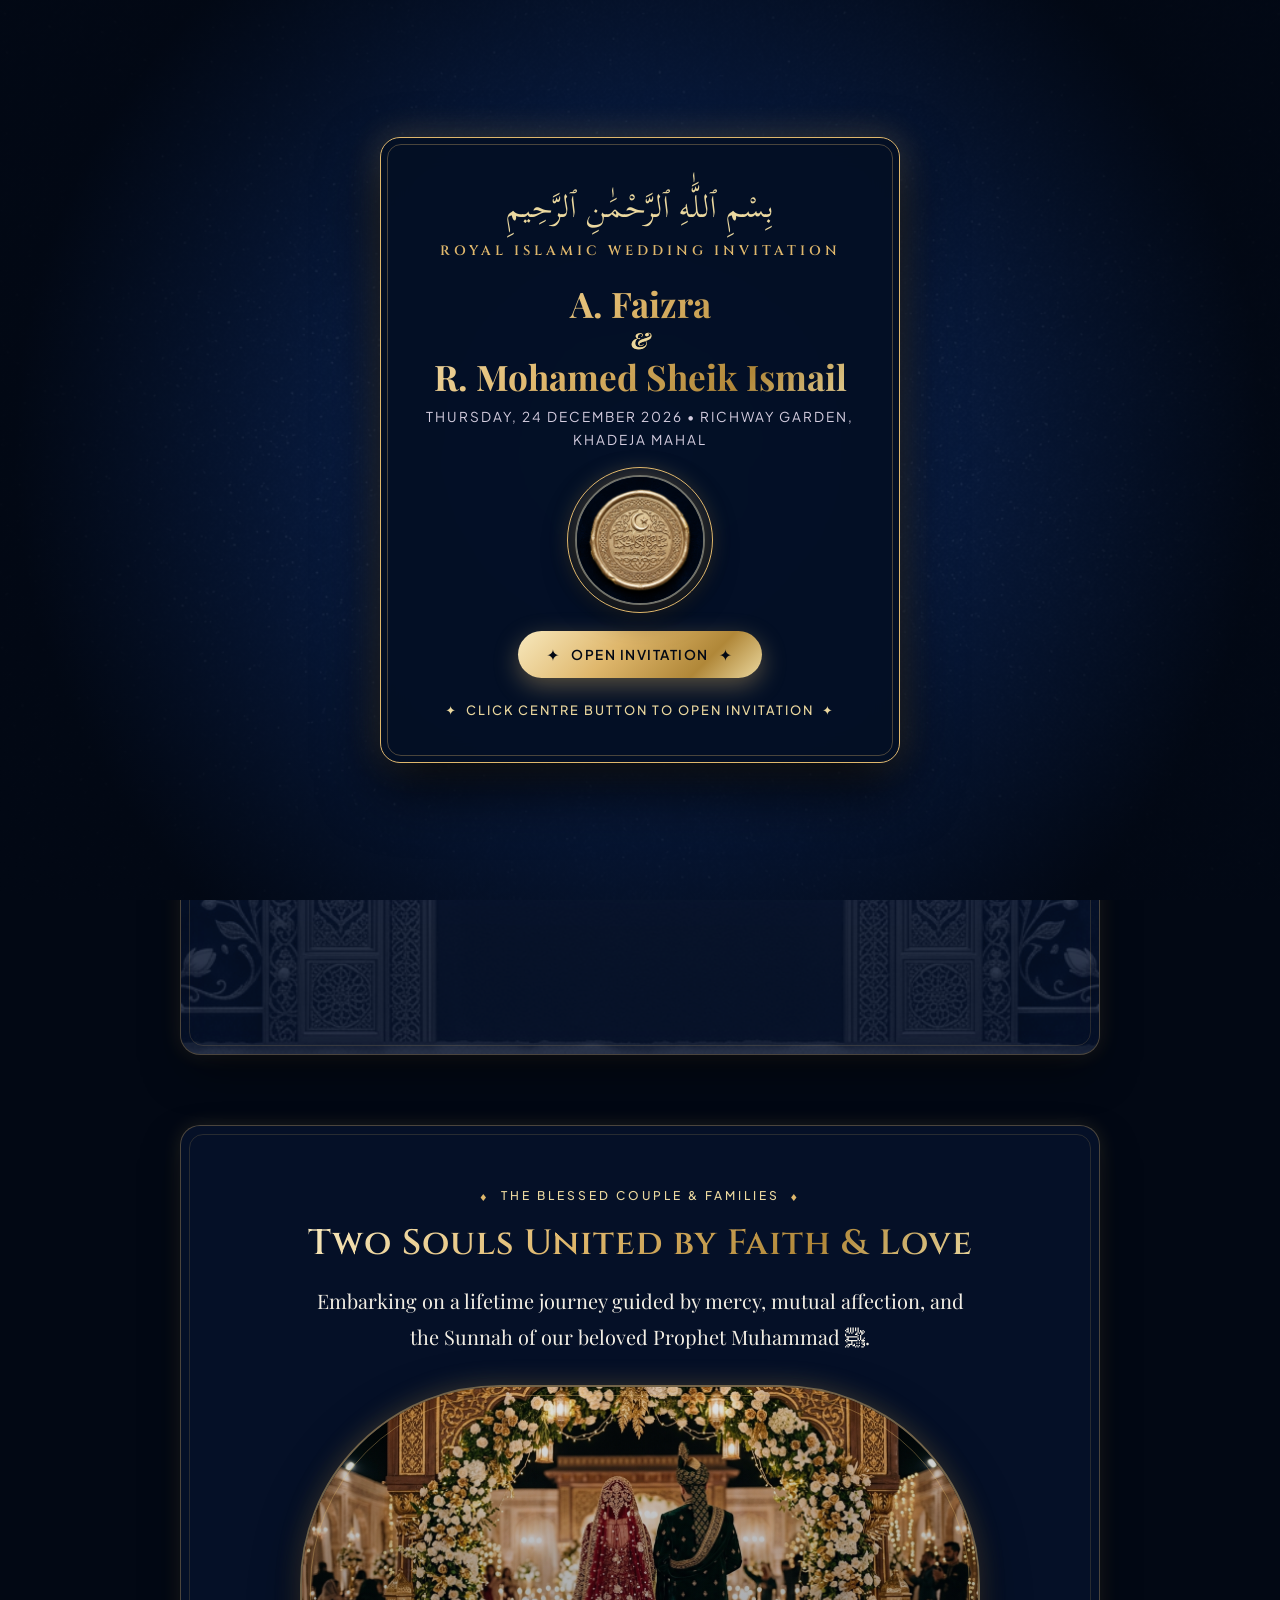
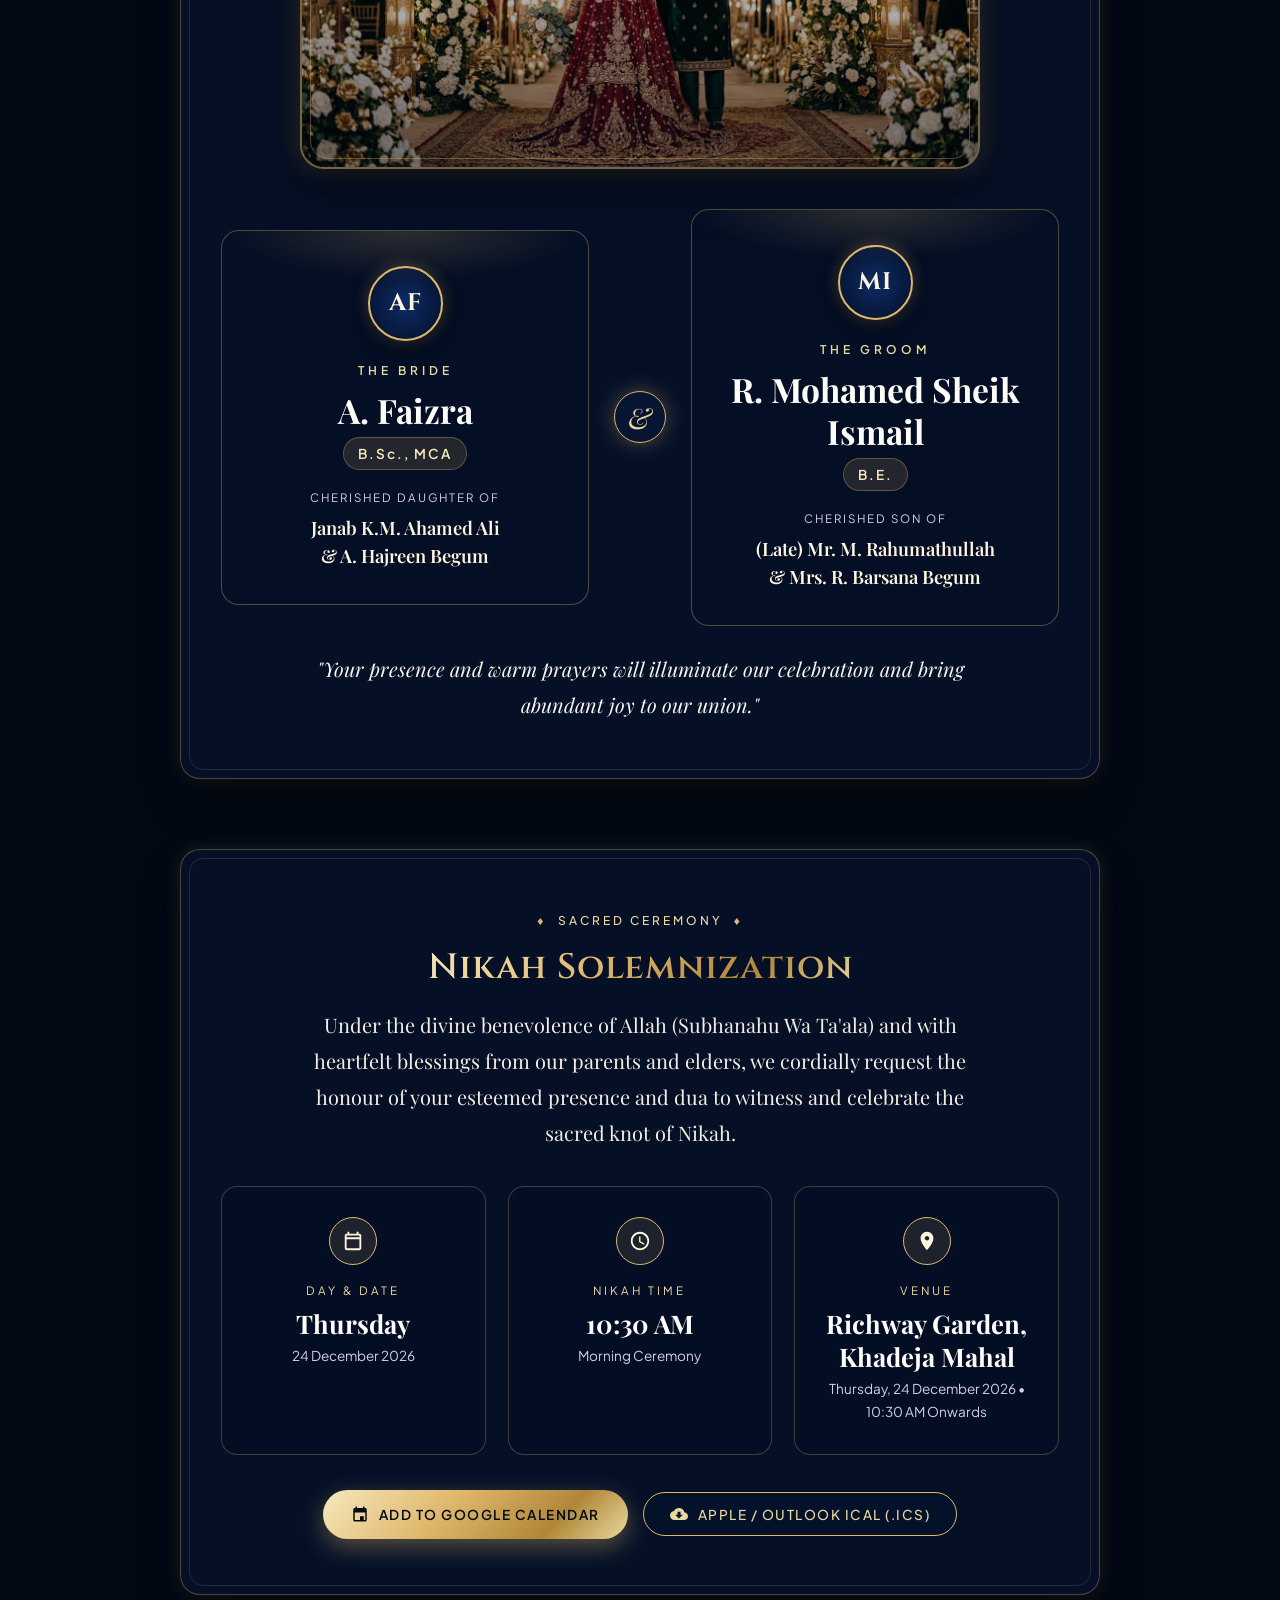
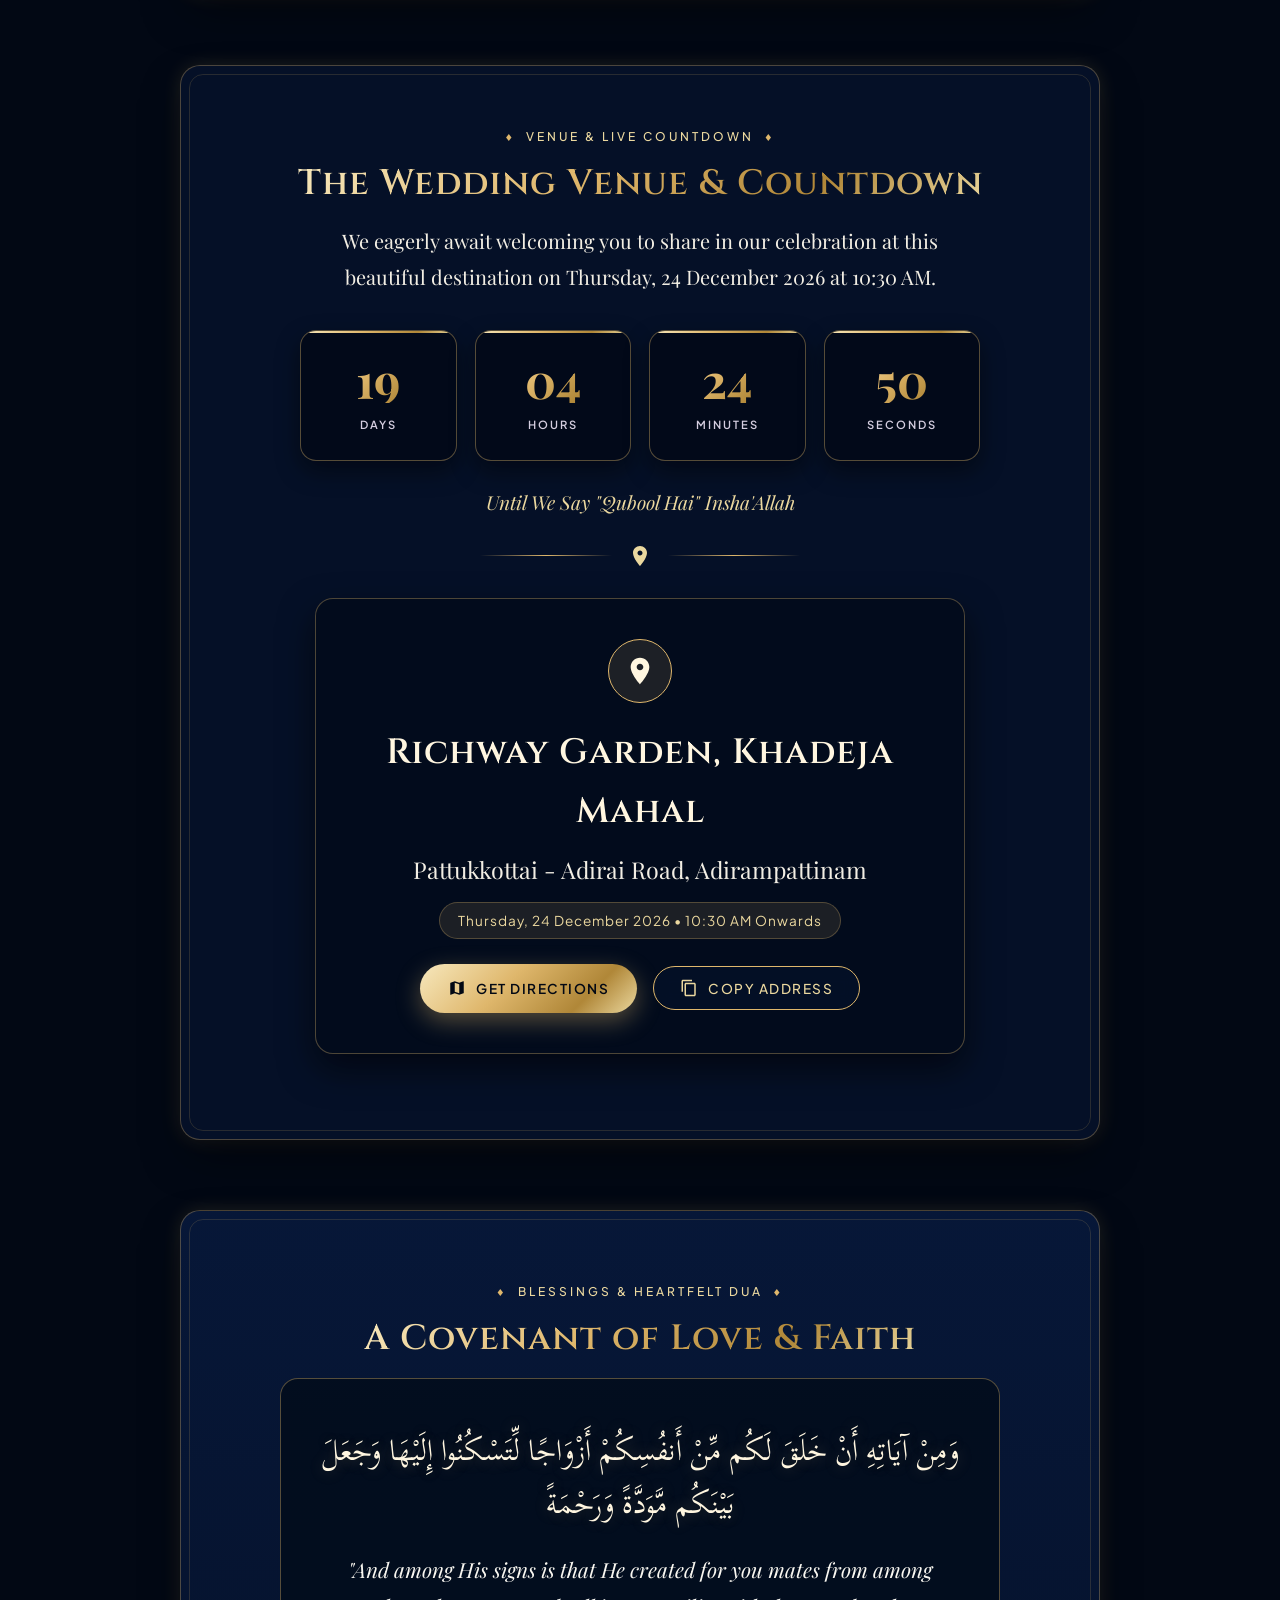
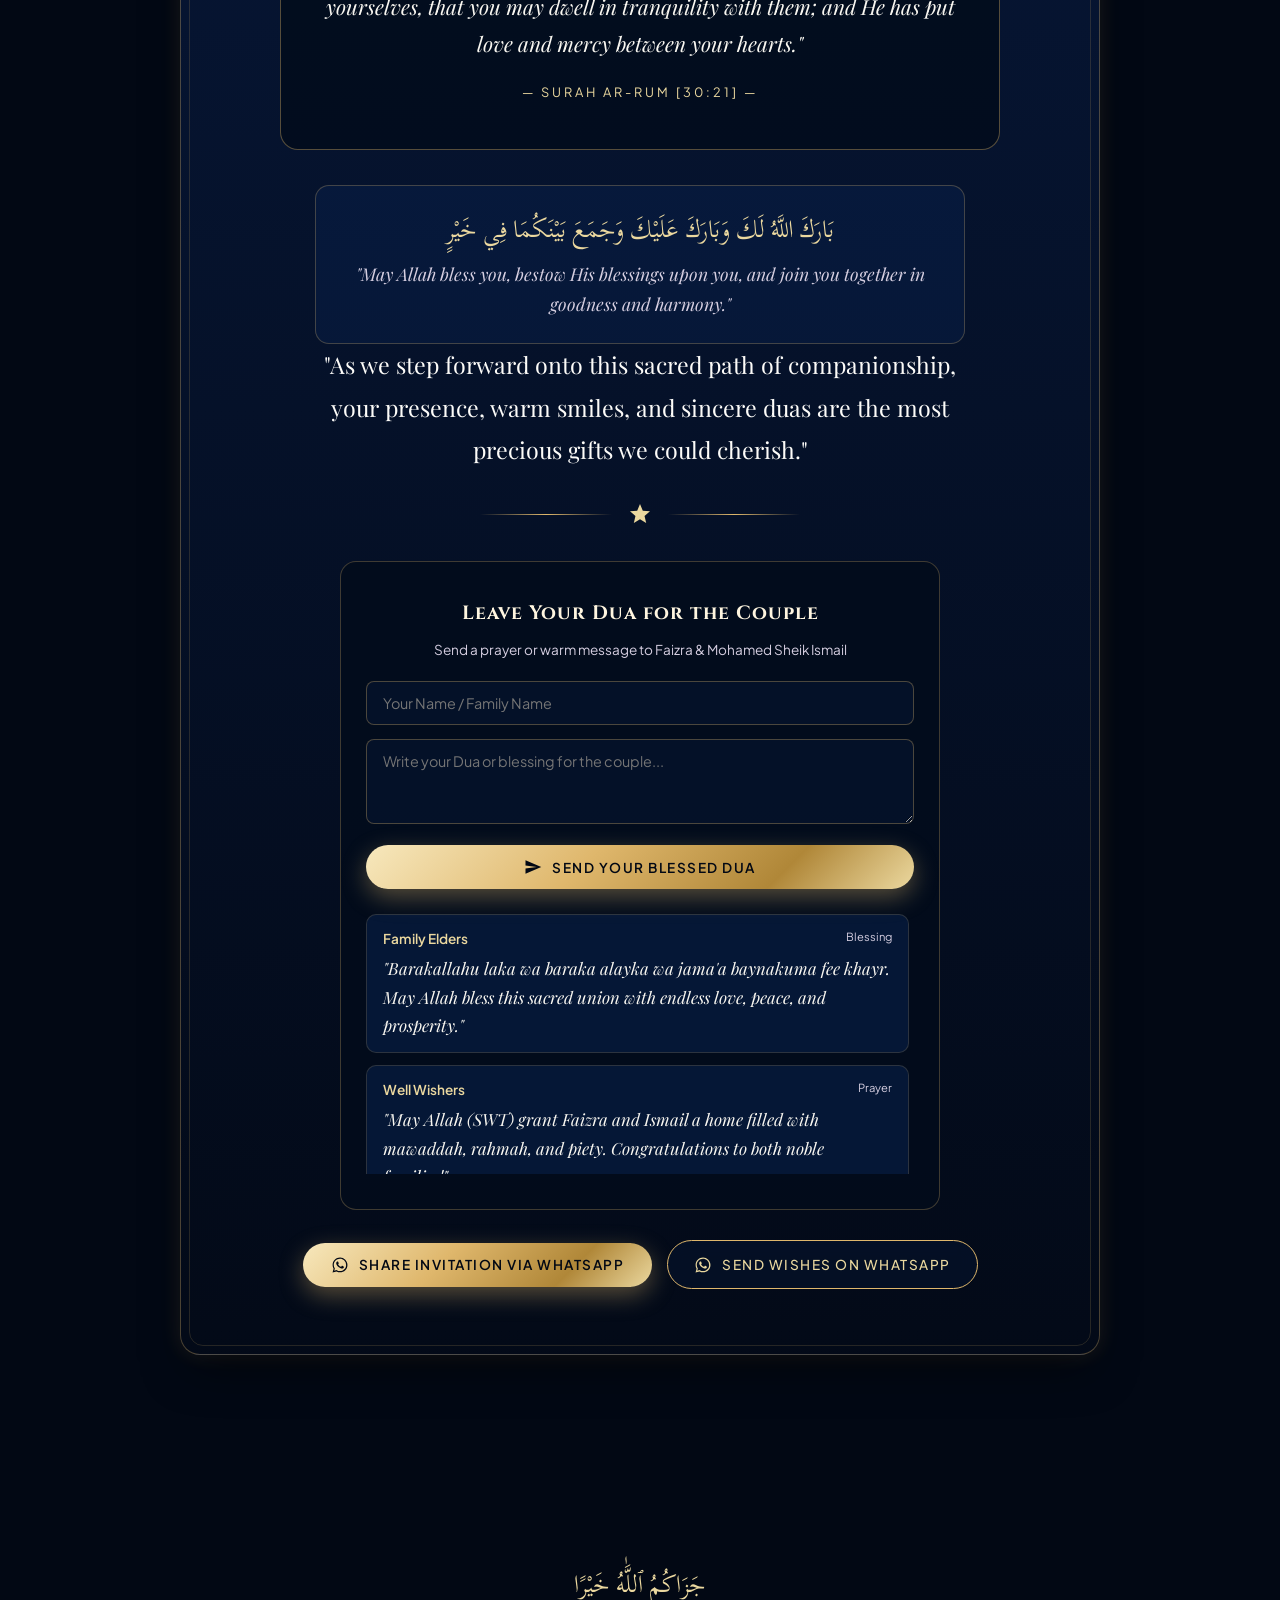
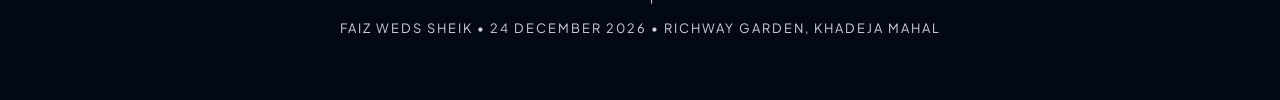
<file: index.html>
<!DOCTYPE html>
<html lang="en" dir="ltr">
<head>
  <meta charset="UTF-8">
  <meta name="viewport" content="width=device-width, initial-scale=1.0">
  <title>Faiz Weds Sheik | Wedding Invitation</title>
  
  <!-- Primary Meta Tags -->
  <meta name="title" content="Faiz Weds Sheik | Wedding Invitation">
  <meta name="description" content="You are warmly invited to the Nikah of A. Faizra and R. Mohamed Sheik Ismail on Thursday, 24 December 2026, at 10:30 AM.">
  <meta name="theme-color" content="#020814">

  <!-- Open Graph / WhatsApp / Facebook Preview Metadata -->
  <meta property="og:site_name" content="Faiz Weds Sheik | Wedding Invitation">
  <meta property="og:type" content="website">
  <meta property="og:url" content="https://faizwedssheik.vercel.app/">
  <meta property="og:title" content="Faiz Weds Sheik | Wedding Invitation">
  <meta property="og:description" content="You are warmly invited to the Nikah of A. Faizra and R. Mohamed Sheik Ismail on Thursday, 24 December 2026, at 10:30 AM.">
  <meta property="og:image" content="https://faizwedssheik.vercel.app/assets/og_preview.jpg">
  <meta property="og:image:secure_url" content="https://faizwedssheik.vercel.app/assets/og_preview.jpg">
  <meta property="og:image:type" content="image/jpeg">
  <meta property="og:image:width" content="1200">
  <meta property="og:image:height" content="675">
  <meta property="og:image:alt" content="Faiz Weds Sheik | Wedding Invitation">

  <!-- Twitter / X Card Metadata -->
  <meta name="twitter:card" content="summary_large_image">
  <meta name="twitter:url" content="https://faizwedssheik.vercel.app/">
  <meta name="twitter:title" content="Faiz Weds Sheik | Wedding Invitation">
  <meta name="twitter:description" content="You are warmly invited to the Nikah of A. Faizra and R. Mohamed Sheik Ismail on Thursday, 24 December 2026, at 10:30 AM.">
  <meta name="twitter:image" content="https://faizwedssheik.vercel.app/assets/og_preview.jpg">

  <!-- Canonical Link -->
  <link rel="canonical" href="https://faizwedssheik.vercel.app/">

  <!-- Favicon & Touch Icon -->
  <link rel="icon" href="data:image/svg+xml,<svg xmlns=%22http://www.w3.org/2000/svg%22 viewBox=%220 0 100 100%22><text y=%22.9em%22 font-size=%2290%22>💍</text></svg>">
  <link rel="apple-touch-icon" href="assets/og_preview.jpg">

  <!-- Stylesheet -->
  <link rel="stylesheet" href="styles.css">
</head>
<body>

  <!-- Background Particle Dust Canvas -->
  <canvas id="gold-dust-canvas" aria-hidden="true"></canvas>

  <!-- Luxury Card Border Framing -->
  <div class="card-frame-outer" aria-hidden="true">
    <div class="card-frame-inner">
      <div class="corner-ornament corner-tl"></div>
      <div class="corner-ornament corner-tr"></div>
      <div class="corner-ornament corner-bl"></div>
      <div class="corner-ornament corner-br"></div>
    </div>
  </div>

  <!-- Top Action Bar (Language Switcher & Music Toggle) -->
  <header class="top-action-bar">
    <!-- Language Switcher Tabs: English | தமிழ் | العربية -->
    <div class="lang-switcher" role="tablist" aria-label="Language Selector">
      <button class="lang-tab active" data-lang="en" role="tab" aria-selected="true" type="button">English</button>
      <button class="lang-tab" data-lang="ta" role="tab" aria-selected="false" type="button">தமிழ்</button>
      <button class="lang-tab" data-lang="ar" role="tab" aria-selected="false" type="button">العربية</button>
    </div>

    <!-- Music Controls: Mute Audio -->
    <div class="music-controls-group">
      <button id="mute-toggle-btn" class="mute-toggle-btn" aria-label="Mute / Unmute Audio" type="button" title="Mute/Unmute">
        <svg class="speaker-icon" width="18" height="18" viewBox="0 0 24 24" fill="currentColor" aria-hidden="true">
          <path id="speaker-icon-path" d="M3 9v6h4l5 5V4L7 9H3zm13.5 3c0-1.77-1.02-3.29-2.5-4.03v8.05c1.48-.73 2.5-2.25 2.5-4.02zM14 3.23v2.06c2.89.86 5 3.54 5 6.71s-2.11 5.85-5 6.71v2.06c4.01-.91 7-4.49 7-8.77s-2.99-7.86-7-8.77z"/>
        </svg>
      </button>
    </div>
  </header>

  <!-- ==========================================================================
       ORIGINAL OPENING SCREEN OVERLAY (Click Centre Button to Open Invitation)
       ========================================================================== -->
  <div id="envelope-overlay" role="dialog" aria-modal="true" aria-label="Wedding Invitation Opening Screen">
    <div class="envelope-card">
      <div class="envelope-bismillah" lang="ar" dir="rtl">بِسْمِ ٱللَّٰهِ ٱلرَّحْمَٰنِ ٱلرَّحِيمِ</div>
      <p class="envelope-subtitle" data-i18n="envelope_subtitle">Royal Islamic Wedding Invitation</p>
      
      <div class="envelope-names">
        <span data-i18n="bride_name">A. Faizra</span>
        <span class="envelope-and">&amp;</span>
        <span data-i18n="groom_name">R. Mohamed Sheik Ismail</span>
      </div>
      
      <p class="envelope-date-preview" data-i18n="envelope_date_preview">Thursday, 24 December 2026 • Richway Garden, Khadeja Mahal</p>

      <!-- Centre Interactive Button: Open Invitation / Begin Our Journey -->
      <div class="wax-seal-wrapper" id="wax-seal-btn" role="button" tabindex="0" aria-label="Open the wedding invitation">
        <div class="wax-seal-pulse"></div>
        <img src="assets/blue_seal.jpg" alt="Royal Gold Nikah Seal" class="wax-seal-img" width="140" height="140">
      </div>

      <button id="open-invitation-btn" class="btn-royal-gold open-invitation-center-btn" type="button">
        <span class="btn-sparkle-icon">✦</span>
        <span data-i18n="btn_open_invitation">Open Invitation</span>
        <span class="btn-sparkle-icon">✦</span>
      </button>

      <div class="wax-seal-tap-hint">
        <span>✦</span> <span data-i18n="envelope_tap_hint">Click Centre Button to Open Invitation</span> <span>✦</span>
      </div>
    </div>
  </div>

  <!-- Background Audio: "Baraka Allahu Lakuma" (Multi-path fallback) -->
  <audio id="wedding-audio" loop preload="auto">
    <source src="audio/baraka-allahu-lakuma.mp3" type="audio/mpeg">
    <source src="public/audio/baraka-allahu-lakuma.mp3" type="audio/mpeg">
    <source src="assets/audio/baraka-allahu-lakuma.mp3" type="audio/mpeg">
  </audio>

  <!-- ==========================================================================
       MAIN INVITATION CARD CONTAINER (EXACTLY 5 SECTIONS)
       ========================================================================== -->
  <main class="invitation-main" id="invitation-content">

    <!-- ------------------------------------------------------------------------
         SECTION 1: WELCOME & SCRATCH CARD
         ------------------------------------------------------------------------ -->
    <section class="invitation-section welcome-scratch-section reveal-item" id="section-scratch">
      <div class="hero-arch-bg" aria-hidden="true"></div>

      <div class="bismillah-container">
        <div class="bismillah-arabic" lang="ar" dir="rtl">
          بِسْمِ ٱللَّٰهِ ٱلرَّحْمَٰنِ ٱلرَّحِيمِ
        </div>
        <p class="bismillah-translation" data-i18n="bismillah_trans">
          "In the Name of Allah, the Most Gracious, the Most Merciful"
        </p>
      </div>

      <div class="ornate-divider" aria-hidden="true">
        <span class="ornate-line"></span>
        <span class="ornate-icon">
          <svg viewBox="0 0 24 24"><path d="M12,2L14.5,8.5L21,11L14.5,13.5L12,20L9.5,13.5L3,11L9.5,8.5L12,2Z"/></svg>
        </span>
        <span class="ornate-line"></span>
      </div>

      <p class="hero-proclamation" data-i18n="hero_proclamation">Solemnization of Sacred Matrimony</p>
      <h1 class="hero-main-title" data-i18n="hero_title">
        Faiz Weds Sheik
      </h1>
      <p class="hero-calligraphy-subtitle" lang="ar" dir="rtl">
        بَارَكَ اللَّهُ لَكُمَا وَبَارَكَ عَلَيْكُمَا
      </p>

      <p class="scratch-instruction-text" data-i18n="scratch_instruction">
        Scratch to Reveal Our Special Day
      </p>

      <!-- Interactive Scratch Card Box -->
      <div class="scratch-card-container" id="scratch-card-box">
        <!-- Revealed Content Underneath Canvas -->
        <div class="scratch-revealed-content" id="scratch-revealed-layer">
          <div class="scratch-backdrop-decor" aria-hidden="true"></div>
          <div class="scratch-sparkle-overlay" aria-hidden="true"></div>
          <div class="scratch-initials-badge">
            <span class="scratch-initials-text">F &amp; M</span>
          </div>
          <div class="scratch-revealed-names" data-i18n="scratch_revealed_names">
            A. Faizra &amp; R. Mohamed Sheik Ismail
          </div>
          <p class="scratch-revealed-date" data-i18n="scratch_revealed_sub">
            Thursday, 24 December 2026 • Richway Garden, Khadeja Mahal
          </p>
          <div class="scratch-gold-shimmer-tag">
            <span class="shimmer-star">✦</span>
            <span data-i18n="scratch_revealed_badge">Blessed Sacred Union</span>
            <span class="shimmer-star">✦</span>
          </div>
        </div>

        <!-- Scratchable Gold-Blue Pattern Canvas -->
        <canvas id="scratch-canvas" class="scratch-canvas" width="460" height="260" aria-label="Scratch card canvas to reveal bride and groom details"></canvas>

        <!-- Centre Scratch Action Button (Triggers automated scratch reveal) -->
        <div class="scratch-center-action-overlay" id="scratch-center-action">
          <button id="scratch-center-btn" class="btn-royal-gold scratch-center-btn" type="button">
            <span class="scratch-sparkle-symbol">✦</span>
            <span id="scratch-btn-label" data-i18n="btn_scratch_action">Scratch to Reveal</span>
            <span class="scratch-sparkle-symbol">✦</span>
          </button>
        </div>
      </div>

      <!-- Music Choice Modal / Banner (Appears after scratch reveal) -->
      <div class="music-choice-card" id="music-choice-container">
        <p class="music-choice-prompt" data-i18n="music_choice_prompt">
          Would you like to play “Baraka Allahu Lakuma” while viewing our wedding invitation?
        </p>
        <div class="music-choice-actions">
          <button id="choice-play-music" class="btn-royal-gold" type="button">
            <svg width="18" height="18" viewBox="0 0 24 24" fill="currentColor" aria-hidden="true"><path d="M8 5v14l11-7z"/></svg>
            <span data-i18n="btn_play_music">Play Music</span>
          </button>
          <button id="choice-no-thanks" class="btn-royal-outline" type="button">
            <svg width="18" height="18" viewBox="0 0 24 24" fill="currentColor" aria-hidden="true"><path d="M19 6.41L17.59 5 12 10.59 6.41 5 5 6.41 10.59 12 5 17.59 6.41 19 12 13.41 17.59 19 19 17.59 13.41 12z"/></svg>
            <span data-i18n="btn_no_thanks">No Thanks</span>
          </button>
        </div>
      </div>
    </section>


    <!-- ------------------------------------------------------------------------
         SECTION 2: THE COUPLE AND THEIR FAMILIES
         ------------------------------------------------------------------------ -->
    <section class="invitation-section reveal-item" id="section-couple">
      <div class="section-tag" data-i18n="couple_tag">The Blessed Couple &amp; Families</div>
      <h2 class="section-title">
        <span class="gold-gradient-text" data-i18n="couple_title">Two Souls United by Faith &amp; Love</span>
      </h2>
      <p class="section-description" data-i18n="couple_desc">
        Embarking on a lifetime journey guided by mercy, mutual affection, and the Sunnah of our beloved Prophet Muhammad ﷺ.
      </p>

      <!-- Couple Romantic Portrait under Floral Arch -->
      <div class="couple-portrait-wrapper reveal-item">
        <div class="couple-portrait-arch-frame">
          <img src="assets/wedding_thumbnail.jpg" alt="A. Faizra & R. Mohamed Sheik Ismail - Blessed Couple under Arch" class="couple-portrait-img" loading="lazy">
          <div class="couple-portrait-overlay"></div>
          <div class="couple-portrait-border"></div>
        </div>
      </div>

      <!-- Bride and Groom Side-by-Side Cards -->
      <div class="couple-showcase">
        <!-- Bride Card -->
        <article class="couple-card reveal-item delay-1">
          <div class="couple-card-arch-frame" aria-hidden="true"></div>
          <div class="monogram-circle">
            <span class="monogram-text">AF</span>
          </div>
          <p class="couple-role" data-i18n="bride_role">The Bride</p>
          <h3 class="couple-name" data-i18n="bride_name">A. Faizra</h3>
          <div class="couple-education">B.Sc., MCA</div>
          <p class="couple-parents-title" data-i18n="bride_parents_title">Cherished Daughter of</p>
          <p class="couple-parents" data-i18n-html="bride_parents">
            Janab K.M. Ahamed Ali<br>&amp; A. Hajreen Begum
          </p>
        </article>

        <!-- Elegant Union Connector -->
        <div class="couple-union-divider">
          <div class="couple-union-symbol" title="Blessed Union">&amp;</div>
        </div>

        <!-- Groom Card -->
        <article class="couple-card reveal-item delay-2">
          <div class="couple-card-arch-frame" aria-hidden="true"></div>
          <div class="monogram-circle">
            <span class="monogram-text">MI</span>
          </div>
          <p class="couple-role" data-i18n="groom_role">The Groom</p>
          <h3 class="couple-name" data-i18n="groom_name">R. Mohamed Sheik Ismail</h3>
          <div class="couple-education">B.E.</div>
          <p class="couple-parents-title" data-i18n="groom_parents_title">Cherished Son of</p>
          <p class="couple-parents" data-i18n-html="groom_parents">
            (Late) Mr. M. Rahumathullah<br>&amp; Mrs. R. Barsana Begum
          </p>
        </article>
      </div>

      <p class="family-warm-invitation" data-i18n="family_invitation_msg">
        "Your presence and warm prayers will illuminate our celebration and bring abundant joy to our union."
      </p>
    </section>

    <!-- ------------------------------------------------------------------------
         SECTION 3: NIKAH INVITATION
         ------------------------------------------------------------------------ -->
    <section class="invitation-section reveal-item" id="section-nikah">
      <div class="section-tag" data-i18n="event_tag">Sacred Ceremony</div>
      <h2 class="section-title">
        <span class="gold-gradient-text" data-i18n="event_title">Nikah Solemnization</span>
      </h2>
      <p class="section-description" data-i18n="hero_announcement">
        Under the divine benevolence of Allah (Subhanahu Wa Ta'ala) and with heartfelt blessings from our parents and elders, we cordially request the honour of your esteemed presence and dua to witness and celebrate the sacred knot of Nikah.
      </p>

      <div class="event-details-grid">
        <!-- Date Card -->
        <div class="event-detail-card reveal-item delay-1">
          <div class="event-card-icon" aria-hidden="true">
            <svg viewBox="0 0 24 24"><path d="M19 4h-1V2h-2v2H8V2H6v2H5c-1.11 0-1.99.9-1.99 2L3 20a2 2 0 0 0 2 2h14c1.1 0 2-.9 2-2V6c0-1.1-.9-2-2-2zm0 16H5V10h14v10zm0-12H5V6h14v2z"/></svg>
          </div>
          <span class="event-card-label" data-i18n="card_day_date_label">Day &amp; Date</span>
          <div class="event-card-value" data-i18n="card_day_val">Thursday</div>
          <div class="event-card-subvalue" data-i18n="card_date_val">24 December 2026</div>
        </div>

        <!-- Time Card -->
        <div class="event-detail-card reveal-item delay-2">
          <div class="event-card-icon" aria-hidden="true">
            <svg viewBox="0 0 24 24"><path d="M11.99 2C6.47 2 2 6.48 2 12s4.47 10 9.99 10C17.52 22 22 17.52 22 12S17.52 2 11.99 2zM12 20c-4.42 0-8-3.58-8-8s3.58-8 8-8 8 3.58 8 8-3.58 8-8 8zm.5-13H11v6l5.25 3.15.75-1.23-4.5-2.67z"/></svg>
          </div>
          <span class="event-card-label" data-i18n="card_time_label">Nikah Time</span>
          <div class="event-card-value" data-i18n="card_time_val">10:30 AM</div>
          <div class="event-card-subvalue" data-i18n="card_time_sub">Morning Ceremony</div>
        </div>

        <!-- Venue Summary Card -->
        <div class="event-detail-card reveal-item delay-3">
          <div class="event-card-icon" aria-hidden="true">
            <svg viewBox="0 0 24 24"><path d="M12 2C8.13 2 5 5.13 5 9c0 5.25 7 13 7 13s7-7.75 7-13c0-3.87-3.13-7-7-7zm0 9.5c-1.38 0-2.5-1.12-2.5-2.5s1.12-2.5 2.5-2.5 2.5 1.12 2.5 2.5-1.12 2.5-2.5 2.5z"/></svg>
          </div>
          <span class="event-card-label" data-i18n="card_venue_label">Venue</span>
          <div class="event-card-value" data-i18n="venue_name_full">Richway Garden, Khadeja Mahal</div>
          <div class="event-card-subvalue" data-i18n="venue_timing_badge">Thursday, 24 December 2026 • 10:30 AM Onwards</div>
        </div>
      </div>

      <!-- Add to Calendar Buttons -->
      <div class="calendar-action-row">
        <a id="add-gcal-btn" class="btn-royal-gold" href="#" target="_blank" rel="noopener noreferrer">
          <svg width="18" height="18" viewBox="0 0 24 24" fill="currentColor" aria-hidden="true"><path d="M19 4h-1V2h-2v2H8V2H6v2H5c-1.11 0-1.99.9-1.99 2L3 20a2 2 0 0 0 2 2h14c1.1 0 2-.9 2-2V6c0-1.1-.9-2-2-2zm0 16H5V10h14v10zm-7-5h5v5h-5z"/></svg>
          <span data-i18n="btn_gcal">Add to Google Calendar</span>
        </a>

        <button id="download-ics-btn" class="btn-royal-outline" type="button">
          <svg width="18" height="18" viewBox="0 0 24 24" fill="currentColor" aria-hidden="true"><path d="M19.35 10.04C18.67 6.59 15.64 4 12 4 9.11 4 6.6 5.64 5.35 8.04 2.34 8.36 0 10.91 0 14c0 3.31 2.69 6 6 6h13c2.76 0 5-2.24 5-5 0-2.64-2.05-4.78-4.65-4.96zM17 13l-5 5-5-5h3V9h4v4h3z"/></svg>
          <span data-i18n="btn_ics">Apple / Outlook iCal (.ics)</span>
        </button>
      </div>
    </section>

    <!-- ------------------------------------------------------------------------
         SECTION 4: VENUE AND COUNTDOWN
         ------------------------------------------------------------------------ -->
    <section class="invitation-section countdown-venue-section reveal-item" id="section-venue-countdown">
      <div class="section-tag" data-i18n="venue_countdown_tag">Venue &amp; Live Countdown</div>
      <h2 class="section-title">
        <span class="gold-gradient-text" data-i18n="venue_section_title">The Wedding Venue &amp; Countdown</span>
      </h2>
      <p class="section-description" data-i18n="venue_desc">
        We eagerly await welcoming you to share in our celebration at this beautiful destination on Thursday, 24 December 2026 at 10:30 AM.
      </p>

      <!-- Live Countdown Timer -->
      <div class="countdown-grid" role="timer" aria-label="Countdown to Nikah">
        <!-- Days -->
        <div class="countdown-box">
          <span class="countdown-num" id="count-days">00</span>
          <span class="countdown-label" data-i18n="count_days">Days</span>
        </div>
        <!-- Hours -->
        <div class="countdown-box">
          <span class="countdown-num" id="count-hours">00</span>
          <span class="countdown-label" data-i18n="count_hours">Hours</span>
        </div>
        <!-- Minutes -->
        <div class="countdown-box">
          <span class="countdown-num" id="count-minutes">00</span>
          <span class="countdown-label" data-i18n="count_minutes">Minutes</span>
        </div>
        <!-- Seconds -->
        <div class="countdown-box">
          <span class="countdown-num" id="count-seconds">00</span>
          <span class="countdown-label" data-i18n="count_seconds">Seconds</span>
        </div>
      </div>

      <p class="countdown-message" id="countdown-status-text" data-i18n="countdown_status">
        Until We Say "Qubool Hai" Insha'Allah
      </p>

      <div class="ornate-divider" aria-hidden="true">
        <span class="ornate-line"></span>
        <span class="ornate-icon">
          <svg viewBox="0 0 24 24"><path d="M12 2C8.13 2 5 5.13 5 9c0 5.25 7 13 7 13s7-7.75 7-13c0-3.87-3.13-7-7-7zm0 9.5c-1.38 0-2.5-1.12-2.5-2.5s1.12-2.5 2.5-2.5 2.5 1.12 2.5 2.5-1.12 2.5-2.5 2.5z"/></svg>
        </span>
        <span class="ornate-line"></span>
      </div>

      <!-- Complete Venue Showcase Box -->
      <div class="venue-showcase-box">
        <div class="venue-icon-large" aria-hidden="true">
          <svg viewBox="0 0 24 24"><path d="M12 2C8.13 2 5 5.13 5 9c0 5.25 7 13 7 13s7-7.75 7-13c0-3.87-3.13-7-7-7zm0 9.5c-1.38 0-2.5-1.12-2.5-2.5s1.12-2.5 2.5-2.5 2.5 1.12 2.5 2.5-1.12 2.5-2.5 2.5z"/></svg>
        </div>
        <h3 class="venue-name-highlight" data-i18n="venue_name_full">Richway Garden, Khadeja Mahal</h3>
        <p class="venue-location-text" data-i18n="venue_sub_location">Pattukkottai - Adirai Road, Adirampattinam</p>
        <span class="venue-timing-badge" data-i18n="venue_timing_badge">Thursday, 24 December 2026 • 10:30 AM Onwards</span>

        <div class="venue-actions">
          <a class="btn-royal-gold" 
             href="https://www.google.com/maps/search/?api=1&query=Richway+Garden+Khadeja+Mahal+Adirampattinam" 
             target="_blank" 
             rel="noopener noreferrer" 
             id="open-maps-btn">
            <svg width="18" height="18" viewBox="0 0 24 24" fill="currentColor" aria-hidden="true"><path d="M20.5 3l-.16.03L15 5.1 9 3 3.36 4.9c-.21.07-.36.25-.36.48V20.5c0 .28.22.5.5.5l.16-.03L9 18.9l6 2.1 5.64-1.9c.21-.07.36-.25.36-.48V3.5c0-.28-.22-.5-.5-.5zM15 19l-6-2.11V5l6 2.11V19z"/></svg>
            <span data-i18n="btn_maps">Get Directions</span>
          </a>

          <button class="btn-royal-outline" id="copy-address-btn" type="button">
            <svg width="18" height="18" viewBox="0 0 24 24" fill="currentColor" aria-hidden="true"><path d="M16 1H4c-1.1 0-2 .9-2 2v14h2V3h12V1zm3 4H8c-1.1 0-2 .9-2 2v14c0 1.1.9 2 2 2h11c1.1 0 2-.9 2-2V7c0-1.1-.9-2-2-2zm0 16H8V7h11v14z"/></svg>
            <span data-i18n="btn_copy_addr">Copy Address</span>
          </button>
        </div>
      </div>
    </section>

    <!-- ------------------------------------------------------------------------
         SECTION 5: FINAL INVITATION AND DUA
         ------------------------------------------------------------------------ -->
    <section class="invitation-section final-invitation-section reveal-item" id="section-dua-final">
      <div class="section-tag" data-i18n="final_tag">Blessings &amp; Heartfelt Dua</div>
      <h2 class="section-title">
        <span class="gold-gradient-text" data-i18n="final_title">A Covenant of Love &amp; Faith</span>
      </h2>

      <!-- Surah Ar-Rum 30:21 -->
      <div class="quran-quote-box">
        <p class="quran-arabic-text" lang="ar" dir="rtl">
          وَمِنْ آيَاتِهِ أَنْ خَلَقَ لَكُم مِّنْ أَنفُسِكُمْ أَزْوَاجًا لِّتَسْكُنُوا إِلَيْهَا وَجَعَلَ بَيْنَكُم مَّوَدَّةً وَرَحْمَةً
        </p>
        <p class="quran-translation" data-i18n="quran_translation">
          "And among His signs is that He created for you mates from among yourselves, that you may dwell in tranquility with them; and He has put love and mercy between your hearts."
        </p>
        <span class="quran-citation" data-i18n="quran_citation">— Surah Ar-Rum [30:21] —</span>
      </div>

      <!-- Prophetic Blessing Dua -->
      <div class="prophetic-dua-box">
        <p class="dua-arabic" lang="ar" dir="rtl">
          بَارَكَ اللَّهُ لَكَ وَبَارَكَ عَلَيْكَ وَجَمَعَ بَيْنَكُمَا فِي خَيْرٍ
        </p>
        <p class="dua-meaning" data-i18n="dua_meaning">
          "May Allah bless you, bestow His blessings upon you, and join you together in goodness and harmony."
        </p>
      </div>

      <p class="final-message-quote" data-i18n="final_quote">
        "As we step forward onto this sacred path of companionship, your presence, warm smiles, and sincere duas are the most precious gifts we could cherish."
      </p>

      <div class="ornate-divider" aria-hidden="true">
        <span class="ornate-line"></span>
        <span class="ornate-icon">
          <svg viewBox="0 0 24 24"><path d="M12 2L9.19 8.63 2 9.24l5.46 4.73L5.82 21 12 17.27 18.18 21l-1.64-7.03L22 9.24l-7.19-.61L12 2z"/></svg>
        </span>
        <span class="ornate-line"></span>
      </div>

      <!-- Guest Dua Corner / Blessings Interactive Box -->
      <div class="blessings-interactive-box">
        <h4 data-i18n="guestbook_title">Leave Your Dua for the Couple</h4>
        <p data-i18n="guestbook_sub">Send a prayer or warm message to Faizra &amp; Mohamed Sheik Ismail</p>

        <form id="blessing-form">
          <div class="blessing-form-group">
            <input type="text" id="guest-name" class="blessing-input" placeholder="Your Name / Family Name" required>
          </div>
          <div class="blessing-form-group">
            <textarea id="guest-dua" class="blessing-textarea" placeholder="Write your Dua or blessing for the couple..." required></textarea>
          </div>
          <button type="submit" class="btn-royal-gold" style="width: 100%; justify-content: center;">
            <svg width="18" height="18" viewBox="0 0 24 24" fill="currentColor" aria-hidden="true"><path d="M2.01 21L23 12 2.01 3 2 10l15 2-15 2z"/></svg>
            <span data-i18n="btn_send_dua">Send Your Blessed Dua</span>
          </button>
        </form>

        <div class="blessings-feed" id="blessings-feed" aria-live="polite">
          <!-- Populated dynamically by script.js -->
        </div>
      </div>

      <!-- Final Action Buttons: WhatsApp Share & Contact -->
      <div class="final-buttons-row">
        <!-- WhatsApp Invitation Share Button -->
        <button class="btn-royal-gold" id="share-whatsapp-btn" type="button">
          <svg width="18" height="18" viewBox="0 0 24 24" fill="currentColor" aria-hidden="true"><path d="M12.04 2c-5.46 0-9.91 4.45-9.91 9.91 0 1.75.46 3.45 1.32 4.95L2.05 22l5.25-1.38c1.45.79 3.08 1.21 4.74 1.21 5.46 0 9.91-4.45 9.91-9.91 0-2.65-1.03-5.14-2.9-7.01A9.816 9.816 0 0 0 12.04 2zm0 18.15c-1.5 0-2.97-.4-4.26-1.16l-.31-.18-3.16.83.84-3.08-.2-.32a8.18 8.18 0 0 1-1.25-4.33c0-4.54 3.7-8.24 8.24-8.24 2.2 0 4.27.86 5.82 2.42a8.18 8.18 0 0 1 2.41 5.83c.01 4.54-3.69 8.23-8.23 8.23zm4.51-6.18c-.25-.12-1.47-.72-1.7-.81-.23-.08-.39-.12-.56.12-.17.25-.64.81-.79.97-.14.17-.29.19-.54.06-.25-.12-1.05-.39-2-1.23-.74-.66-1.25-1.48-1.39-1.73-.14-.25-.02-.38.11-.5.11-.11.25-.29.37-.43.12-.14.17-.25.25-.41.08-.17.04-.31-.02-.43s-.56-1.34-.76-1.84c-.2-.48-.41-.42-.56-.43h-.48c-.17 0-.44.06-.67.31-.23.25-.88.86-.88 2.1 0 1.24.9 2.44 1.03 2.61.12.17 1.77 2.7 4.29 3.78.6.26 1.07.41 1.44.53.6.19 1.15.16 1.59.1.48-.07 1.47-.6 1.68-1.18.21-.58.21-1.07.14-1.18-.06-.11-.23-.17-.48-.29z"/></svg>
          <span data-i18n="btn_share_wa">Share Invitation via WhatsApp</span>
        </button>

        <!-- Direct WhatsApp RSVP / Message Button (Configured safely, checks for phone number or defaults to friendly prompt) -->
        <a class="btn-royal-outline" id="direct-whatsapp-btn" href="#" target="_blank" rel="noopener noreferrer">
          <svg width="18" height="18" viewBox="0 0 24 24" fill="currentColor" aria-hidden="true"><path d="M12.04 2c-5.46 0-9.91 4.45-9.91 9.91 0 1.75.46 3.45 1.32 4.95L2.05 22l5.25-1.38c1.45.79 3.08 1.21 4.74 1.21 5.46 0 9.91-4.45 9.91-9.91 0-2.65-1.03-5.14-2.9-7.01A9.816 9.816 0 0 0 12.04 2zm0 18.15c-1.5 0-2.97-.4-4.26-1.16l-.31-.18-3.16.83.84-3.08-.2-.32a8.18 8.18 0 0 1-1.25-4.33c0-4.54 3.7-8.24 8.24-8.24 2.2 0 4.27.86 5.82 2.42a8.18 8.18 0 0 1 2.41 5.83c.01 4.54-3.69 8.23-8.23 8.23zm4.51-6.18c-.25-.12-1.47-.72-1.7-.81-.23-.08-.39-.12-.56.12-.17.25-.64.81-.79.97-.14.17-.29.19-.54.06-.25-.12-1.05-.39-2-1.23-.74-.66-1.25-1.48-1.39-1.73-.14-.25-.02-.38.11-.5.11-.11.25-.29.37-.43.12-.14.17-.25.25-.41.08-.17.04-.31-.02-.43s-.56-1.34-.76-1.84c-.2-.48-.41-.42-.56-.43h-.48c-.17 0-.44.06-.67.31-.23.25-.88.86-.88 2.1 0 1.24.9 2.44 1.03 2.61.12.17 1.77 2.7 4.29 3.78.6.26 1.07.41 1.44.53.6.19 1.15.16 1.59.1.48-.07 1.47-.6 1.68-1.18.21-.58.21-1.07.14-1.18-.06-.11-.23-.17-.48-.29z"/></svg>
          <span data-i18n="btn_wa_rsvp">Send Wishes on WhatsApp</span>
        </a>
      </div>
    </section>

  </main>

  <!-- ==========================================================================
       FOOTER
       ========================================================================== -->
  <footer class="invitation-footer">
    <div class="footer-bismillah" lang="ar" dir="rtl">
      جَزَاكُمُ ٱللَّٰهُ خَيْرًا
    </div>
    <p class="footer-copy" data-i18n="footer_copy">
      Faiz Weds Sheik • 24 December 2026 • Richway Garden, Khadeja Mahal
    </p>
  </footer>

  <!-- Scripts -->
  <script src="script.js"></script>
</body>
</html>
</file>
<file: styles.css>
/* ==========================================================================
   LUXURY ISLAMIC NIKAH INVITATION - STYLESHEET (ROYAL SAPPHIRE BLUE THEME)
   Bride: A. Faizra (B.Sc., MCA)
   Groom: R. Mohamed Sheik Ismail (B.E.)
   Date: Thursday, 24 December 2026 • 10:30 AM
   Venue: Katheeja Mahal, Adirampattinam
   Palette: Royal Sapphire Blue, Midnight Lapis, Champagne Gold, Ivory/Cream
   ========================================================================== */

/* --- Google Fonts Import --- */
@import url('https://fonts.googleapis.com/css2?family=Amiri:ital,wght@0,400;0,700;1,400&family=Cinzel:wght@500;600;700;800;900&family=Cinzel+Decorative:wght@400;700;900&family=Playfair+Display:ital,wght@0,400;0,500;0,600;0,700;0,800;1,400;1,600&family=Cormorant+Garamond:ital,wght@0,400;0,600;0,700;1,400;1,600&family=Plus+Jakarta+Sans:wght@300;400;500;600;700&family=Noto+Serif+Tamil:wght@400;600;700&family=Scheherazade+New:wght@500;600;700&family=Marhey:wght@400;500;600;700&family=Reem+Kufi:wght@400;500;600;700&display=swap');

/* --- Design Tokens & Variables --- */
:root {
  /* Royal Blue & Midnight Lapis Palette */
  --blue-deepest: #020814;
  --blue-night: #040e22;
  --blue-dark: #071736;
  --blue-base: #0a214d;
  --blue-medium: #0e2e6b;
  --blue-accent: #154294;
  --blue-surface: rgba(7, 23, 54, 0.76);
  --blue-glass: rgba(10, 33, 77, 0.58);
  --blue-glass-card: rgba(6, 19, 44, 0.84);

  /* Gold & Champagne Palette */
  --gold-primary: #dfb76c;
  --gold-champagne: #ebd89f;
  --gold-light: #f7e8bd;
  --gold-pale: #fff6e0;
  --gold-bronze: #b08738;
  --gold-deep: #7a5818;
  --gold-glow: rgba(223, 183, 108, 0.38);
  --gold-glow-soft: rgba(235, 216, 159, 0.2);
  --gold-gradient: linear-gradient(135deg, #f7e8bd 0%, #dfb76c 40%, #b08738 75%, #ebd89f 100%);
  --gold-gradient-subtle: linear-gradient(135deg, rgba(247, 232, 189, 0.16) 0%, rgba(223, 183, 108, 0.08) 50%, rgba(176, 135, 56, 0.16) 100%);
  --gold-gradient-border: linear-gradient(135deg, #b08738, #f7e8bd 30%, #dfb76c 60%, #7a5818);

  /* Ivory & Cream Palette */
  --ivory-white: #fdfcf9;
  --ivory-cream: #f8f6f0;
  --ivory-warm: #f2eee4;
  --ivory-muted: #d5cee0;
  --ivory-subtle: rgba(248, 246, 240, 0.78);

  /* Enhanced High-End Typography */
  --font-royal: 'Cinzel', 'Cinzel Decorative', 'Playfair Display', Georgia, serif;
  --font-serif: 'Playfair Display', 'Cormorant Garamond', Georgia, serif;
  --font-arabic: 'Scheherazade New', 'Amiri', 'Traditional Arabic', serif;
  --font-arabic-english: 'Marhey', 'Reem Kufi', 'Scheherazade New', serif;
  --font-tamil: 'Noto Serif Tamil', 'Latha', serif;
  --font-sans: 'Plus Jakarta Sans', system-ui, -apple-system, sans-serif;

  /* Shadows & Depth */
  --shadow-gold: 0 10px 35px -5px rgba(223, 183, 108, 0.24);
  --shadow-card: 0 20px 45px -10px rgba(0, 0, 0, 0.55), 0 0 20px rgba(223, 183, 108, 0.14);
  --shadow-elevation: 0 30px 60px rgba(0, 0, 0, 0.7), 0 0 40px rgba(223, 183, 108, 0.18);

  /* Transitions */
  --ease-royal: cubic-bezier(0.25, 1, 0.35, 1);
  --transition-smooth: all 0.5s var(--ease-royal);
}


/* --- Base & Reset --- */
*, *::before, *::after {
  box-sizing: border-box;
  margin: 0;
  padding: 0;
}

html {
  font-size: 16px;
  scroll-behavior: smooth;
  background-color: var(--blue-deepest);
  color: var(--ivory-cream);
  overflow-x: hidden;
  -webkit-font-smoothing: antialiased;
  -moz-osx-font-smoothing: grayscale;
}

body {
  font-family: var(--font-sans);
  background: var(--blue-deepest);
  background-image: 
    radial-gradient(ellipse at 50% 0%, rgba(21, 66, 148, 0.35) 0%, transparent 70%),
    radial-gradient(ellipse at 50% 100%, rgba(10, 33, 77, 0.45) 0%, transparent 70%),
    url('assets/blue_texture.jpg');
  background-repeat: repeat;
  background-size: cover;
  background-attachment: fixed;
  color: var(--ivory-cream);
  min-height: 100vh;
  line-height: 1.7;
  position: relative;
  overflow-x: hidden;
}

/* Custom Scrollbar */
::-webkit-scrollbar {
  width: 8px;
}
::-webkit-scrollbar-track {
  background: var(--blue-deepest);
}
::-webkit-scrollbar-thumb {
  background: linear-gradient(to bottom, var(--gold-deep), var(--gold-primary), var(--gold-deep));
  border-radius: 4px;
}
::-webkit-scrollbar-thumb:hover {
  background: var(--gold-primary);
}

/* Canvas Particle Background */
#gold-dust-canvas {
  position: fixed;
  top: 0;
  left: 0;
  width: 100%;
  height: 100%;
  pointer-events: none;
  z-index: 1;
  opacity: 0.85;
}

/* Page Frame Border - Digital Card Aesthetic */
.card-frame-outer {
  position: fixed;
  top: 10px;
  left: 10px;
  right: 10px;
  bottom: 10px;
  border: 1px solid rgba(223, 183, 108, 0.3);
  pointer-events: none;
  z-index: 90;
  transition: var(--transition-smooth);
}

.card-frame-inner {
  position: absolute;
  top: 4px;
  left: 4px;
  right: 4px;
  bottom: 4px;
  border: 1px solid rgba(223, 183, 108, 0.14);
}

.corner-ornament {
  position: absolute;
  width: 28px;
  height: 28px;
  border: 2px solid var(--gold-primary);
}

.corner-tl { top: -2px; left: -2px; border-right: none; border-bottom: none; }
.corner-tr { top: -2px; right: -2px; border-left: none; border-bottom: none; }
.corner-bl { bottom: -2px; left: -2px; border-right: none; border-top: none; }
.corner-br { bottom: -2px; right: -2px; border-left: none; border-top: none; }

/* ==========================================================================
   TOP AUDIO & LANGUAGE NAVIGATION BAR
   ========================================================================== */
.top-action-bar {
  position: fixed;
  top: 18px;
  left: 24px;
  right: 24px;
  z-index: 99;
  display: flex;
  align-items: center;
  justify-content: space-between;
  gap: 12px;
  pointer-events: none;
}

.top-action-bar > * {
  pointer-events: auto;
}

/* Elegant Segmented Language Switcher */
.lang-switcher {
  display: inline-flex;
  align-items: center;
  background: rgba(4, 15, 36, 0.88);
  border: 1px solid var(--gold-primary);
  border-radius: 30px;
  padding: 3px;
  box-shadow: 0 4px 15px rgba(0, 0, 0, 0.45), 0 0 12px rgba(223, 183, 108, 0.28);
  backdrop-filter: blur(10px);
  transition: var(--transition-smooth);
}

.lang-tab {
  background: transparent;
  border: none;
  color: var(--gold-champagne);
  font-family: var(--font-sans);
  font-size: 0.82rem;
  font-weight: 500;
  letter-spacing: 0.5px;
  padding: 7px 16px;
  border-radius: 22px;
  cursor: pointer;
  transition: all 0.3s cubic-bezier(0.2, 0.8, 0.2, 1);
  white-space: nowrap;
}

.lang-tab:hover {
  color: var(--ivory-white);
  background: rgba(223, 183, 108, 0.12);
}

.lang-tab.active {
  background: var(--gold-gradient);
  color: var(--blue-deepest);
  font-weight: 700;
  box-shadow: 0 2px 10px rgba(223, 183, 108, 0.5);
  transform: scale(1.02);
}

.lang-tab[data-lang="ta"] {
  font-family: 'Noto Serif Tamil', var(--font-sans);
  font-size: 0.84rem;
}

.lang-tab[data-lang="ar"] {
  font-family: var(--font-arabic), serif;
  font-size: 0.95rem;
  font-weight: 700;
}

/* Header Action Bar Controls Group */
.music-controls-group {
  display: flex;
  align-items: center;
  gap: 8px;
}

.mute-toggle-btn {
  background: rgba(6, 19, 44, 0.88);
  border: 1px solid var(--gold-primary);
  border-radius: 50%;
  width: 38px;
  height: 38px;
  display: flex;
  align-items: center;
  justify-content: center;
  color: var(--gold-pale);
  cursor: pointer;
  box-shadow: 0 4px 15px rgba(0, 0, 0, 0.45), 0 0 10px rgba(223, 183, 108, 0.28);
  backdrop-filter: blur(8px);
  transition: all 0.3s ease;
}

.mute-toggle-btn:hover {
  background: var(--gold-primary);
  color: var(--blue-deepest);
  transform: translateY(-2px);
}

.mute-toggle-btn.muted {
  border-color: rgba(223, 183, 108, 0.4);
  color: var(--ivory-muted);
  opacity: 0.8;
}

.music-toggle-btn {
  background: rgba(6, 19, 44, 0.88);
  border: 1px solid var(--gold-primary);
  border-radius: 40px;
  padding: 8px 18px;
  color: var(--gold-pale);
  font-family: var(--font-sans);
  font-size: 0.8rem;
  font-weight: 600;
  letter-spacing: 1px;
  text-transform: uppercase;
  display: flex;
  align-items: center;
  gap: 10px;
  cursor: pointer;
  box-shadow: 0 4px 15px rgba(0, 0, 0, 0.45), 0 0 10px rgba(223, 183, 108, 0.28);
  backdrop-filter: blur(8px);
  transition: all 0.3s ease;
}

.music-toggle-btn:hover {
  background: var(--gold-primary);
  color: var(--blue-deepest);
  box-shadow: 0 4px 20px rgba(223, 183, 108, 0.55);
  transform: translateY(-2px);
}

.music-icon-wrap {
  width: 18px;
  height: 18px;
  display: flex;
  align-items: center;
  justify-content: center;
}

.sound-waves {
  display: inline-flex;
  align-items: flex-end;
  gap: 2px;
  height: 14px;
}

.sound-bar {
  width: 2.5px;
  background: currentColor;
  border-radius: 1px;
  height: 3px;
  transition: height 0.2s ease;
}

.music-playing .sound-bar:nth-child(1) {
  animation: soundBounce 1s infinite ease-in-out;
}
.music-playing .sound-bar:nth-child(2) {
  animation: soundBounce 1s infinite ease-in-out 0.2s;
}
.music-playing .sound-bar:nth-child(3) {
  animation: soundBounce 1s infinite ease-in-out 0.4s;
}

@keyframes soundBounce {
  0%, 100% { height: 4px; }
  50% { height: 14px; }
}

/* ==========================================================================
   ORIGINAL FULL-SCREEN OPENING OVERLAY (Click Centre Button to Open Invitation)
   ========================================================================== */
#envelope-overlay {
  position: fixed;
  inset: 0;
  background: radial-gradient(circle at center, #0a214d 0%, #020814 90%);
  background-image: 
    radial-gradient(circle at center, rgba(14, 46, 107, 0.85) 0%, rgba(2, 8, 20, 0.98) 80%),
    url('assets/blue_texture.jpg');
  background-size: cover;
  background-position: center;
  z-index: 1000;
  display: flex;
  align-items: center;
  justify-content: center;
  transition: opacity 1.2s var(--ease-royal), transform 1.2s var(--ease-royal), visibility 1.2s;
  overflow: hidden;
}

#envelope-overlay.opened {
  opacity: 0;
  transform: scale(1.08);
  pointer-events: none;
  visibility: hidden;
}

.envelope-card {
  position: relative;
  max-width: 520px;
  width: 90%;
  padding: 44px 30px 40px;
  background: rgba(4, 15, 36, 0.95);
  border: 1px solid var(--gold-primary);
  border-radius: 20px;
  text-align: center;
  box-shadow: 0 25px 60px rgba(0, 0, 0, 0.85), 0 0 35px rgba(223, 183, 108, 0.28);
  backdrop-filter: blur(14px);
  animation: cardFloat 6s ease-in-out infinite;
  /* Flex column so all children (including wax seal & button) are centered */
  display: flex;
  flex-direction: column;
  align-items: center;
}

@keyframes cardFloat {
  0%, 100% { transform: translateY(0); }
  50% { transform: translateY(-8px); }
}

.envelope-card::before {
  content: '';
  position: absolute;
  inset: 6px;
  border: 1px solid rgba(223, 183, 108, 0.32);
  border-radius: 14px;
  pointer-events: none;
}

.envelope-bismillah {
  font-family: var(--font-arabic);
  font-size: 1.9rem;
  color: var(--gold-champagne);
  margin-bottom: 6px;
  letter-spacing: 1px;
}

.envelope-subtitle {
  font-family: var(--font-royal);
  font-size: 0.85rem;
  color: var(--gold-primary);
  letter-spacing: 4px;
  text-transform: uppercase;
  margin-bottom: 20px;
  font-weight: 600;
}

.envelope-names {
  font-family: var(--font-serif);
  font-size: 2.2rem;
  font-weight: 700;
  color: var(--ivory-white);
  line-height: 1.2;
  margin-bottom: 6px;
  background: var(--gold-gradient);
  -webkit-background-clip: text;
  -webkit-text-fill-color: transparent;
  width: 100%;
}

.envelope-and {
  font-family: var(--font-serif);
  font-style: italic;
  font-size: 1.4rem;
  color: var(--gold-champagne);
  display: block;
  margin: 2px 0;
  -webkit-text-fill-color: var(--gold-champagne);
}

.envelope-date-preview {
  font-size: 0.85rem;
  color: var(--ivory-muted);
  letter-spacing: 2px;
  text-transform: uppercase;
  margin-bottom: 24px;
}

.wax-seal-wrapper {
  position: relative;
  display: flex;
  align-items: center;
  justify-content: center;
  cursor: pointer;
  margin: 0 auto 16px;
  width: 130px;
  height: 130px;
  transition: transform 0.4s var(--ease-royal);
}

.wax-seal-wrapper:hover {
  transform: scale(1.06);
}

.wax-seal-img {
  width: 130px;
  height: 130px;
  border-radius: 50%;
  object-fit: cover;
  box-shadow: 0 10px 30px rgba(0, 0, 0, 0.65), 0 0 25px rgba(223, 183, 108, 0.42);
  display: block;
  border: 2px solid rgba(247, 232, 189, 0.45);
}

.wax-seal-pulse {
  position: absolute;
  inset: -8px;
  border-radius: 50%;
  border: 1px solid var(--gold-primary);
  animation: sealPulse 2.5s infinite;
  pointer-events: none;
}

@keyframes sealPulse {
  0% { transform: scale(0.95); opacity: 0.8; }
  50% { transform: scale(1.12); opacity: 0; }
  100% { transform: scale(0.95); opacity: 0; }
}

.open-invitation-center-btn {
  margin: 10px auto 14px;
  padding: 14px 34px;
  font-size: 0.95rem;
  letter-spacing: 2px;
  font-weight: 700;
  display: flex;
  align-items: center;
  justify-content: center;
  gap: 12px;
  cursor: pointer;
  box-shadow: 0 8px 30px rgba(223, 183, 108, 0.45);
  align-self: center;
  width: fit-content;
}

.open-invitation-center-btn:hover {
  transform: translateY(-3px) scale(1.02);
  box-shadow: 0 12px 35px rgba(223, 183, 108, 0.65);
}

.btn-sparkle-icon {
  color: var(--blue-deepest);
  font-size: 1rem;
}

.wax-seal-tap-hint {
  font-size: 0.8rem;
  font-weight: 500;
  letter-spacing: 2px;
  text-transform: uppercase;
  color: var(--gold-champagne);
  display: flex;
  align-items: center;
  justify-content: center;
  gap: 8px;
  margin-top: 8px;
}

/* ==========================================================================
   INTERACTIVE SCRATCH CARD & MUSIC CHOICE STYLES (SECTION 1)
   ========================================================================== */
.welcome-scratch-section {
  padding: 60px 25px 50px;
  background: linear-gradient(180deg, rgba(7, 24, 58, 0.94) 0%, rgba(3, 10, 24, 0.97) 100%);
  position: relative;
  text-align: center;
}

.scratch-instruction-text {
  font-family: var(--font-royal);
  font-size: 0.95rem;
  letter-spacing: 3px;
  text-transform: uppercase;
  color: var(--gold-champagne);
  margin: 18px 0 24px;
  animation: pulseGentle 2.5s infinite ease-in-out;
}

/* Scratch Card Container */
.scratch-card-container {
  position: relative;
  width: 100%;
  max-width: 480px;
  height: 280px;
  margin: 0 auto 20px;
  border-radius: 20px;
  overflow: hidden;
  box-shadow: 0 16px 45px rgba(0, 0, 0, 0.7), 0 0 35px rgba(223, 183, 108, 0.32);
  border: 2px solid var(--gold-primary);
  background: radial-gradient(circle at center, #0a214d 0%, #030d22 100%);
  user-select: none;
  -webkit-user-select: none;
  touch-action: none;
}


/* Revealed Content Layer Underneath Canvas */
.scratch-revealed-content {
  position: absolute;
  inset: 0;
  display: flex;
  flex-direction: column;
  align-items: center;
  justify-content: center;
  padding: 24px 20px;
  text-align: center;
  background: radial-gradient(circle at center, #0e2e6b 0%, #06173b 100%);
  overflow: hidden;
  z-index: 1;
}

.scratch-revealed-content::before {
  content: '';
  position: absolute;
  inset: 6px;
  border: 1px solid rgba(223, 183, 108, 0.35);
  border-radius: 12px;
  pointer-events: none;
}

.scratch-sparkle-overlay {
  position: absolute;
  inset: 0;
  background: radial-gradient(circle at 50% 50%, rgba(223, 183, 108, 0.15) 0%, transparent 70%);
  pointer-events: none;
  animation: goldShimmerEffect 3s infinite alternate;
}

@keyframes goldShimmerEffect {
  0% { opacity: 0.4; transform: scale(0.96); }
  100% { opacity: 0.9; transform: scale(1.05); }
}

.scratch-initials-badge {
  width: 58px;
  height: 58px;
  border-radius: 50%;
  border: 2px solid var(--gold-primary);
  background: radial-gradient(circle, rgba(14, 46, 107, 0.95) 0%, rgba(4, 15, 36, 0.98) 100%);
  display: flex;
  align-items: center;
  justify-content: center;
  margin-bottom: 12px;
  box-shadow: 0 0 20px rgba(223, 183, 108, 0.4);
}

.scratch-initials-text {
  font-family: var(--font-royal);
  font-size: 1.35rem;
  font-weight: 700;
  color: var(--gold-pale);
  letter-spacing: 2px;
}

.scratch-revealed-names {
  font-family: var(--font-serif);
  font-size: 1.65rem;
  font-weight: 700;
  color: var(--ivory-white);
  line-height: 1.25;
  margin-bottom: 6px;
  background: var(--gold-gradient);
  -webkit-background-clip: text;
  -webkit-text-fill-color: transparent;
}

.scratch-revealed-date {
  font-size: 0.8rem;
  color: var(--ivory-warm);
  letter-spacing: 1px;
  margin-bottom: 8px;
}

.scratch-gold-shimmer-tag {
  display: inline-flex;
  align-items: center;
  gap: 8px;
  font-size: 0.75rem;
  font-weight: 600;
  letter-spacing: 2px;
  text-transform: uppercase;
  color: var(--gold-champagne);
}

.shimmer-star {
  color: var(--gold-primary);
  animation: pulseGentle 1.8s infinite ease-in-out;
}

.scratch-backdrop-decor {
  position: absolute;
  inset: 0;
  background-image: 
    radial-gradient(circle at 50% 30%, rgba(223, 183, 108, 0.12) 0%, transparent 60%),
    url('assets/blue_hero_arch.jpg');
  background-position: center;
  background-size: cover;
  opacity: 0.22;
  mix-blend-mode: luminosity;
  pointer-events: none;
}

/* Scratchable Foreground Canvas */
.scratch-canvas {
  position: absolute;
  inset: 0;
  width: 100%;
  height: 100%;
  cursor: pointer;
  z-index: 2;
  transition: opacity 1s cubic-bezier(0.2, 0.8, 0.2, 1), transform 1s cubic-bezier(0.2, 0.8, 0.2, 1);
}

.scratch-canvas.fade-out {
  opacity: 0;
  transform: scale(1.05);
  pointer-events: none;
}

/* Center Scratch Action Button Overlay */
.scratch-center-action-overlay {
  position: absolute;
  inset: 0;
  display: flex;
  align-items: center;
  justify-content: center;
  z-index: 3;
  pointer-events: none;
  transition: opacity 0.5s ease;
}

.scratch-center-action-overlay.hidden {
  opacity: 0;
  pointer-events: none;
  visibility: hidden;
}

.scratch-center-btn {
  pointer-events: auto;
  padding: 13px 30px;
  font-size: 0.95rem;
  letter-spacing: 2px;
  font-weight: 700;
  border-radius: 35px;
  display: inline-flex;
  align-items: center;
  gap: 10px;
  box-shadow: 0 8px 25px rgba(0, 0, 0, 0.5), 0 0 25px rgba(223, 183, 108, 0.6);
  border: 1px solid var(--gold-light);
  cursor: pointer;
  animation: pulseButton 2.5s infinite;
}

@keyframes pulseButton {
  0%, 100% { transform: scale(1); box-shadow: 0 8px 25px rgba(0, 0, 0, 0.5), 0 0 20px rgba(223, 183, 108, 0.5); }
  50% { transform: scale(1.05); box-shadow: 0 12px 30px rgba(0, 0, 0, 0.6), 0 0 32px rgba(223, 183, 108, 0.85); }
}

.scratch-center-btn:hover {
  transform: scale(1.08) translateY(-2px);
  filter: brightness(1.15);
}

.scratch-sparkle-symbol {
  color: var(--blue-deepest);
  font-size: 1.1rem;
}


/* Music Choice Card (Revealed after Scratch) */
.music-choice-card {
  max-width: 480px;
  margin: 25px auto 0;
  padding: 24px 20px;
  background: rgba(6, 21, 51, 0.92);
  border: 1px solid var(--gold-primary);
  border-radius: 16px;
  box-shadow: 0 10px 30px rgba(0, 0, 0, 0.5), 0 0 20px rgba(223, 183, 108, 0.25);
  opacity: 0;
  transform: translateY(20px);
  pointer-events: none;
  transition: opacity 0.6s var(--ease-royal), transform 0.6s var(--ease-royal);
}

.music-choice-card.visible {
  opacity: 1;
  transform: translateY(0);
  pointer-events: auto;
}

.music-choice-prompt {
  font-family: var(--font-serif);
  font-size: 1.15rem;
  color: var(--ivory-white);
  margin-bottom: 18px;
  line-height: 1.5;
}

.music-choice-actions {
  display: flex;
  align-items: center;
  justify-content: center;
  gap: 14px;
  flex-wrap: wrap;
}


@keyframes pulseGentle {
  0%, 100% { opacity: 0.6; transform: translateY(0); }
  50% { opacity: 1; transform: translateY(-2px); }
}

/* ==========================================================================
   MAIN CONTAINER & SECTIONS
   ========================================================================== */
.invitation-main {
  position: relative;
  z-index: 10;
  max-width: 960px;
  margin: 0 auto;
  padding: 60px 20px 100px;
}

/* Section Common Styling */
.invitation-section {
  position: relative;
  margin-bottom: 70px;
  border-radius: 20px;
  padding: 55px 40px;
  background: var(--blue-glass-card);
  border: 1px solid rgba(223, 183, 108, 0.32);
  box-shadow: var(--shadow-card);
  backdrop-filter: blur(16px);
  text-align: center;
  overflow: hidden;
  transition: transform 0.6s var(--ease-royal), box-shadow 0.6s var(--ease-royal);
}

.invitation-section:hover {
  box-shadow: var(--shadow-elevation);
  border-color: rgba(223, 183, 108, 0.48);
}

/* Inner decorative line */
.invitation-section::after {
  content: '';
  position: absolute;
  inset: 8px;
  border: 1px solid rgba(223, 183, 108, 0.16);
  border-radius: 14px;
  pointer-events: none;
}

/* Section Header Typography */
.section-tag {
  display: inline-flex;
  align-items: center;
  gap: 10px;
  font-size: 0.75rem;
  letter-spacing: 3px;
  text-transform: uppercase;
  color: var(--gold-champagne);
  margin-bottom: 14px;
  font-weight: 500;
}

.section-tag::before,
.section-tag::after {
  content: '♦';
  font-size: 0.6rem;
  color: var(--gold-primary);
}

.section-title {
  font-family: var(--font-royal);
  font-size: 2.2rem;
  font-weight: 600;
  color: var(--ivory-white);
  line-height: 1.3;
  margin-bottom: 16px;
  letter-spacing: 1px;
}

.gold-gradient-text {
  background: var(--gold-gradient);
  -webkit-background-clip: text;
  -webkit-text-fill-color: transparent;
  display: inline-block;
}

.section-description {
  font-family: var(--font-serif);
  font-size: 1.25rem;
  color: var(--ivory-warm);
  max-width: 680px;
  margin: 0 auto 30px;
  line-height: 1.8;
}

/* Filigree Islamic Arch Divider */
.ornate-divider {
  display: flex;
  align-items: center;
  justify-content: center;
  gap: 16px;
  margin: 25px auto;
  max-width: 320px;
}

.ornate-line {
  flex: 1;
  height: 1px;
  background: linear-gradient(90deg, transparent, var(--gold-primary), transparent);
}

.ornate-icon {
  color: var(--gold-champagne);
  display: flex;
  align-items: center;
}

.ornate-icon svg {
  width: 24px;
  height: 24px;
  fill: currentColor;
}

/* ==========================================================================
   SECTION 1: HERO & BISMILLAH
   ========================================================================== */
.hero-section {
  padding: 70px 30px 65px;
  background: linear-gradient(180deg, rgba(7, 24, 58, 0.94) 0%, rgba(3, 10, 24, 0.97) 100%);
  position: relative;
  text-align: center;
}

.hero-arch-bg {
  position: absolute;
  inset: 0;
  background-image: url('assets/blue_hero_arch.jpg');
  background-position: center top;
  background-size: cover;
  opacity: 0.18;
  mix-blend-mode: luminosity;
  pointer-events: none;
}

.bismillah-container {
  position: relative;
  margin-bottom: 25px;
}

.bismillah-arabic {
  font-family: var(--font-arabic);
  font-size: 2.8rem;
  font-weight: 700;
  line-height: 1.4;
  color: var(--gold-pale);
  text-shadow: 0 0 25px rgba(223, 183, 108, 0.42);
  margin-bottom: 8px;
  direction: rtl;
}

.bismillah-translation {
  font-family: var(--font-serif);
  font-style: italic;
  font-size: 1.1rem;
  color: var(--gold-champagne);
  letter-spacing: 0.5px;
}

.hero-proclamation {
  font-size: 0.8rem;
  font-weight: 500;
  letter-spacing: 4px;
  text-transform: uppercase;
  color: var(--gold-champagne);
  margin-bottom: 18px;
}

.hero-main-title {
  font-family: var(--font-royal);
  font-size: 3rem;
  font-weight: 700;
  letter-spacing: 2px;
  line-height: 1.2;
  margin-bottom: 20px;
}

.hero-calligraphy-subtitle {
  font-family: var(--font-arabic);
  font-size: 1.6rem;
  color: var(--gold-light);
  margin-bottom: 25px;
}

.hero-ceremony-announcement {
  font-family: var(--font-serif);
  font-size: 1.35rem;
  color: var(--ivory-cream);
  max-width: 640px;
  margin: 0 auto;
  line-height: 1.9;
}

/* ==========================================================================
   SECTION 2: BRIDE & GROOM INTRODUCTION
   ========================================================================== */
.couple-portrait-wrapper {
  max-width: 680px;
  margin: 0 auto 35px;
  position: relative;
}

.couple-portrait-arch-frame {
  position: relative;
  border-radius: 200px 200px 24px 24px;
  overflow: hidden;
  box-shadow: 0 16px 45px rgba(0, 0, 0, 0.6), 0 0 25px rgba(223, 183, 108, 0.28);
  border: 2px solid rgba(223, 183, 108, 0.5);
  background: var(--blue-navy-dark);
}

.couple-portrait-img {
  width: 100%;
  height: auto;
  aspect-ratio: 16 / 9;
  object-fit: cover;
  display: block;
  transition: transform 0.8s var(--ease-royal);
}

.couple-portrait-arch-frame:hover .couple-portrait-img {
  transform: scale(1.03);
}

.couple-portrait-overlay {
  position: absolute;
  inset: 0;
  background: linear-gradient(180deg, rgba(2, 8, 20, 0.1) 0%, rgba(2, 8, 20, 0.5) 100%);
  pointer-events: none;
}

.couple-portrait-border {
  position: absolute;
  inset: 8px;
  border: 1px solid rgba(223, 183, 108, 0.35);
  border-radius: 192px 192px 18px 18px;
  pointer-events: none;
}

.couple-showcase {
  display: grid;
  grid-template-columns: 1fr auto 1fr;
  align-items: center;
  gap: 25px;
  margin: 40px 0 20px;
}

.couple-card {
  position: relative;
  padding: 35px 24px;
  background: rgba(4, 15, 36, 0.78);
  border: 1px solid rgba(223, 183, 108, 0.35);
  border-radius: 18px;
  transition: transform 0.4s ease, border-color 0.4s ease;
}

.couple-card:hover {
  transform: translateY(-6px);
  border-color: var(--gold-primary);
  box-shadow: 0 15px 35px rgba(0, 0, 0, 0.55), 0 0 20px rgba(223, 183, 108, 0.25);
}

.couple-card-arch-frame {
  position: absolute;
  top: 0;
  left: 0;
  right: 0;
  height: 50px;
  background: radial-gradient(ellipse at 50% 0%, rgba(223, 183, 108, 0.18) 0%, transparent 70%);
  pointer-events: none;
}

.monogram-circle {
  width: 75px;
  height: 75px;
  margin: 0 auto 20px;
  border-radius: 50%;
  border: 2px solid var(--gold-primary);
  display: flex;
  align-items: center;
  justify-content: center;
  background: radial-gradient(circle, rgba(14, 46, 107, 0.92) 0%, rgba(4, 15, 36, 0.96) 100%);
  box-shadow: 0 6px 20px rgba(0, 0, 0, 0.45), 0 0 15px rgba(223, 183, 108, 0.32);
}

.monogram-text {
  font-family: var(--font-royal);
  font-size: 1.5rem;
  font-weight: 700;
  color: var(--gold-pale);
  letter-spacing: 1px;
}

.couple-role {
  font-size: 0.75rem;
  letter-spacing: 4px;
  text-transform: uppercase;
  color: var(--gold-champagne);
  margin-bottom: 8px;
  font-weight: 600;
}

.couple-name {
  font-family: var(--font-serif);
  font-size: 2.1rem;
  font-weight: 700;
  color: var(--ivory-white);
  line-height: 1.25;
  margin-bottom: 6px;
}

.couple-education {
  display: inline-block;
  font-size: 0.85rem;
  font-weight: 600;
  letter-spacing: 2px;
  color: var(--gold-light);
  padding: 4px 14px;
  border-radius: 20px;
  background: rgba(223, 183, 108, 0.14);
  border: 1px solid rgba(223, 183, 108, 0.32);
  margin-bottom: 18px;
}

.couple-parents-title {
  font-size: 0.72rem;
  letter-spacing: 2px;
  text-transform: uppercase;
  color: var(--ivory-muted);
  margin-bottom: 6px;
}

.couple-parents {
  font-family: var(--font-serif);
  font-size: 1.15rem;
  font-weight: 600;
  color: var(--gold-pale);
  line-height: 1.5;
}

.couple-union-divider {
  display: flex;
  flex-direction: column;
  align-items: center;
  justify-content: center;
}

.couple-union-symbol {
  width: 52px;
  height: 52px;
  border-radius: 50%;
  background: rgba(6, 21, 51, 0.96);
  border: 1.5px solid var(--gold-primary);
  display: flex;
  align-items: center;
  justify-content: center;
  box-shadow: 0 0 20px rgba(223, 183, 108, 0.35);
  color: var(--gold-champagne);
  font-family: var(--font-serif);
  font-size: 1.8rem;
  font-style: italic;
}

/* ==========================================================================
   SECTION 3 & 4: DATE, TIME & NIKAH INVITATION
   ========================================================================== */
.event-details-grid {
  display: grid;
  grid-template-columns: repeat(auto-fit, minmax(240px, 1fr));
  gap: 22px;
  margin: 35px 0;
}

.event-detail-card {
  padding: 30px 20px;
  background: rgba(4, 15, 36, 0.72);
  border: 1px solid rgba(223, 183, 108, 0.28);
  border-radius: 16px;
  display: flex;
  flex-direction: column;
  align-items: center;
  transition: transform 0.3s ease;
}

.event-detail-card:hover {
  transform: translateY(-4px);
  border-color: var(--gold-champagne);
}

.event-card-icon {
  width: 48px;
  height: 48px;
  border-radius: 50%;
  background: rgba(223, 183, 108, 0.12);
  border: 1px solid var(--gold-primary);
  display: flex;
  align-items: center;
  justify-content: center;
  color: var(--gold-pale);
  margin-bottom: 16px;
}

.event-card-icon svg {
  width: 22px;
  height: 22px;
  fill: currentColor;
}

.event-card-label {
  font-size: 0.72rem;
  letter-spacing: 3px;
  text-transform: uppercase;
  color: var(--gold-champagne);
  margin-bottom: 6px;
}

.event-card-value {
  font-family: var(--font-serif);
  font-size: 1.6rem;
  font-weight: 700;
  color: var(--ivory-white);
  line-height: 1.3;
}

.event-card-subvalue {
  font-size: 0.85rem;
  color: var(--ivory-muted);
  margin-top: 4px;
}

/* Calendar Action Button */
.calendar-action-row {
  display: flex;
  align-items: center;
  justify-content: center;
  gap: 15px;
  flex-wrap: wrap;
  margin-top: 25px;
}

.btn-royal-gold {
  display: inline-flex;
  align-items: center;
  gap: 10px;
  padding: 13px 28px;
  border-radius: 35px;
  background: var(--gold-gradient);
  color: var(--blue-deepest);
  font-family: var(--font-sans);
  font-size: 0.85rem;
  font-weight: 600;
  letter-spacing: 1.5px;
  text-transform: uppercase;
  text-decoration: none;
  border: none;
  cursor: pointer;
  box-shadow: 0 8px 25px rgba(223, 183, 108, 0.38);
  transition: all 0.3s ease;
}

.btn-royal-gold:hover {
  transform: translateY(-2px);
  box-shadow: 0 12px 30px rgba(223, 183, 108, 0.58);
  filter: brightness(1.08);
}

.btn-royal-outline {
  display: inline-flex;
  align-items: center;
  gap: 10px;
  padding: 12px 26px;
  border-radius: 35px;
  background: rgba(6, 19, 44, 0.65);
  color: var(--gold-champagne);
  font-family: var(--font-sans);
  font-size: 0.85rem;
  font-weight: 500;
  letter-spacing: 1.5px;
  text-transform: uppercase;
  text-decoration: none;
  border: 1px solid var(--gold-primary);
  cursor: pointer;
  backdrop-filter: blur(8px);
  transition: all 0.3s ease;
}

.btn-royal-outline:hover {
  background: rgba(223, 183, 108, 0.16);
  color: var(--ivory-white);
  border-color: var(--gold-pale);
  transform: translateY(-2px);
}

/* ==========================================================================
   SECTION 5: LIVE COUNTDOWN TO 24 DECEMBER 2026
   ========================================================================== */
.countdown-section {
  background: radial-gradient(circle at center, rgba(14, 46, 107, 0.82) 0%, rgba(4, 15, 36, 0.96) 100%);
}

.countdown-grid {
  display: grid;
  grid-template-columns: repeat(4, 1fr);
  gap: 18px;
  max-width: 680px;
  margin: 35px auto 25px;
}

.countdown-box {
  background: rgba(3, 10, 24, 0.88);
  border: 1px solid rgba(223, 183, 108, 0.38);
  border-radius: 16px;
  padding: 24px 10px;
  position: relative;
  overflow: hidden;
  box-shadow: 0 10px 25px rgba(0, 0, 0, 0.45);
  transition: transform 0.3s ease;
}

.countdown-box:hover {
  transform: translateY(-4px);
  border-color: var(--gold-primary);
}

.countdown-box::before {
  content: '';
  position: absolute;
  top: 0;
  left: 0;
  right: 0;
  height: 2px;
  background: var(--gold-gradient);
}

.countdown-num {
  font-family: var(--font-serif);
  font-size: 3rem;
  font-weight: 700;
  line-height: 1;
  color: var(--ivory-white);
  background: var(--gold-gradient);
  -webkit-background-clip: text;
  -webkit-text-fill-color: transparent;
  display: block;
  margin-bottom: 6px;
}

.countdown-label {
  font-size: 0.7rem;
  font-weight: 600;
  letter-spacing: 2px;
  text-transform: uppercase;
  color: var(--ivory-muted);
}

.countdown-message {
  font-family: var(--font-serif);
  font-style: italic;
  font-size: 1.2rem;
  color: var(--gold-champagne);
  margin-top: 15px;
}

/* ==========================================================================
   SECTION 6: VENUE SECTION WITH GOOGLE MAPS
   ========================================================================== */
.venue-showcase-box {
  background: rgba(3, 12, 28, 0.88);
  border: 1px solid rgba(223, 183, 108, 0.34);
  border-radius: 18px;
  padding: 40px 30px;
  margin: 30px auto;
  max-width: 650px;
  position: relative;
  box-shadow: 0 15px 35px rgba(0, 0, 0, 0.55);
}

.venue-icon-large {
  width: 64px;
  height: 64px;
  border-radius: 50%;
  border: 1.5px solid var(--gold-primary);
  background: rgba(223, 183, 108, 0.12);
  display: flex;
  align-items: center;
  justify-content: center;
  margin: 0 auto 20px;
  color: var(--gold-pale);
}

.venue-icon-large svg {
  width: 32px;
  height: 32px;
  fill: currentColor;
}

.venue-name-highlight {
  font-family: var(--font-royal);
  font-size: 2.2rem;
  font-weight: 600;
  color: var(--gold-pale);
  margin-bottom: 8px;
  letter-spacing: 1px;
}

.venue-location-text {
  font-family: var(--font-serif);
  font-size: 1.45rem;
  color: var(--ivory-warm);
  margin-bottom: 12px;
}

.venue-timing-badge {
  display: inline-block;
  font-size: 0.85rem;
  color: var(--gold-champagne);
  padding: 6px 18px;
  border-radius: 20px;
  background: rgba(223, 183, 108, 0.12);
  border: 1px solid rgba(223, 183, 108, 0.28);
  margin-bottom: 25px;
  letter-spacing: 1px;
}

.venue-actions {
  display: flex;
  align-items: center;
  justify-content: center;
  gap: 16px;
  flex-wrap: wrap;
}

/* ==========================================================================
   SECTION 7: ISLAMIC MARRIAGE QUOTE & DUA
   ========================================================================== */
.quran-quote-box {
  background: rgba(3, 12, 28, 0.85);
  border: 1px solid rgba(223, 183, 108, 0.38);
  border-radius: 18px;
  padding: 45px 35px;
  max-width: 720px;
  margin: 0 auto 35px;
  position: relative;
}

.quran-arabic-text {
  font-family: var(--font-arabic);
  font-size: 1.85rem;
  line-height: 1.8;
  color: var(--gold-pale);
  margin-bottom: 20px;
  direction: rtl;
  text-shadow: 0 0 15px rgba(223, 183, 108, 0.28);
}

.quran-translation {
  font-family: var(--font-serif);
  font-style: italic;
  font-size: 1.3rem;
  color: var(--ivory-cream);
  line-height: 1.8;
  margin-bottom: 14px;
}

.quran-citation {
  font-size: 0.8rem;
  letter-spacing: 3px;
  text-transform: uppercase;
  color: var(--gold-champagne);
}

.prophetic-dua-box {
  background: rgba(14, 46, 107, 0.24);
  border: 1px solid rgba(223, 183, 108, 0.28);
  border-radius: 14px;
  padding: 24px 20px;
  max-width: 650px;
  margin: 0 auto;
}

.dua-arabic {
  font-family: var(--font-arabic);
  font-size: 1.5rem;
  color: var(--gold-champagne);
  margin-bottom: 8px;
  direction: rtl;
}

.dua-meaning {
  font-family: var(--font-serif);
  font-size: 1.1rem;
  color: var(--ivory-muted);
  font-style: italic;
}

/* ==========================================================================
   SECTION 8: FAMILY SECTION
   ========================================================================== */
.family-grid {
  display: grid;
  grid-template-columns: 1fr 1fr;
  gap: 25px;
  margin: 35px 0 25px;
}

.family-pillar-card {
  background: rgba(4, 15, 36, 0.78);
  border: 1px solid rgba(223, 183, 108, 0.32);
  border-radius: 16px;
  padding: 32px 24px;
  position: relative;
  transition: transform 0.3s ease;
}

.family-pillar-card:hover {
  transform: translateY(-4px);
  border-color: var(--gold-champagne);
}

.family-pillar-icon {
  width: 44px;
  height: 44px;
  border-radius: 50%;
  background: rgba(223, 183, 108, 0.14);
  border: 1px solid var(--gold-primary);
  display: flex;
  align-items: center;
  justify-content: center;
  margin: 0 auto 16px;
  color: var(--gold-pale);
}

.family-pillar-side {
  font-size: 0.75rem;
  letter-spacing: 3px;
  text-transform: uppercase;
  color: var(--gold-champagne);
  margin-bottom: 10px;
  font-weight: 600;
}

.family-pillar-names {
  font-family: var(--font-serif);
  font-size: 1.45rem;
  font-weight: 700;
  color: var(--ivory-white);
  line-height: 1.4;
  margin-bottom: 8px;
}

.family-pillar-relation {
  font-size: 0.85rem;
  color: var(--ivory-muted);
}

.family-warm-invitation {
  font-family: var(--font-serif);
  font-size: 1.25rem;
  color: var(--ivory-cream);
  max-width: 650px;
  margin: 25px auto 0;
  line-height: 1.8;
  font-style: italic;
}

/* ==========================================================================
   SECTION 9: FINAL INVITATION & BLESSINGS
   ========================================================================== */
.final-invitation-section {
  background: linear-gradient(180deg, rgba(7, 24, 58, 0.96) 0%, rgba(3, 10, 24, 0.98) 100%);
  padding: 65px 30px;
}

.final-message-quote {
  font-family: var(--font-serif);
  font-size: 1.45rem;
  color: var(--ivory-white);
  max-width: 650px;
  margin: 0 auto 30px;
  line-height: 1.85;
}

/* Guest Dua / Blessing Input Form */
.blessings-interactive-box {
  background: rgba(3, 12, 28, 0.85);
  border: 1px solid rgba(223, 183, 108, 0.28);
  border-radius: 16px;
  padding: 35px 25px;
  max-width: 600px;
  margin: 35px auto 30px;
}

.blessings-interactive-box h4 {
  font-family: var(--font-royal);
  font-size: 1.2rem;
  color: var(--gold-pale);
  margin-bottom: 8px;
  letter-spacing: 1px;
}

.blessings-interactive-box p {
  font-size: 0.85rem;
  color: var(--ivory-muted);
  margin-bottom: 20px;
}

.blessing-form-group {
  margin-bottom: 14px;
}

.blessing-input,
.blessing-textarea {
  width: 100%;
  padding: 12px 16px;
  background: rgba(6, 19, 44, 0.75);
  border: 1px solid rgba(223, 183, 108, 0.32);
  border-radius: 8px;
  color: var(--ivory-white);
  font-family: var(--font-sans);
  font-size: 0.9rem;
  transition: border-color 0.3s ease, box-shadow 0.3s ease;
}

.blessing-input:focus,
.blessing-textarea:focus {
  outline: none;
  border-color: var(--gold-primary);
  box-shadow: 0 0 10px rgba(223, 183, 108, 0.28);
}

.blessing-textarea {
  resize: vertical;
  min-height: 85px;
}

.blessings-feed {
  margin-top: 25px;
  text-align: left;
  display: flex;
  flex-direction: column;
  gap: 12px;
  max-height: 260px;
  overflow-y: auto;
  padding-right: 5px;
}

.blessing-item {
  background: rgba(14, 46, 107, 0.35);
  border: 1px solid rgba(223, 183, 108, 0.18);
  border-radius: 10px;
  padding: 12px 16px;
  animation: fadeIn 0.5s ease;
}

.blessing-author {
  font-weight: 600;
  font-size: 0.85rem;
  color: var(--gold-champagne);
  display: flex;
  justify-content: space-between;
}

.blessing-time {
  font-size: 0.7rem;
  color: var(--ivory-muted);
  font-weight: 400;
}

.blessing-text {
  font-family: var(--font-serif);
  font-size: 1.05rem;
  color: var(--ivory-cream);
  margin-top: 4px;
  font-style: italic;
}

/* Final Action Buttons */
.final-buttons-row {
  display: flex;
  align-items: center;
  justify-content: center;
  gap: 15px;
  flex-wrap: wrap;
  margin-top: 30px;
}

/* ==========================================================================
   FOOTER
   ========================================================================== */
.invitation-footer {
  text-align: center;
  padding: 40px 20px 60px;
  position: relative;
  z-index: 10;
}

.footer-bismillah {
  font-family: var(--font-arabic);
  font-size: 1.5rem;
  color: var(--gold-champagne);
  margin-bottom: 12px;
}

.footer-copy {
  font-size: 0.8rem;
  color: var(--ivory-muted);
  letter-spacing: 2px;
  text-transform: uppercase;
}

/* ==========================================================================
   TOAST NOTIFICATION
   ========================================================================== */
.toast-msg {
  position: fixed;
  bottom: 30px;
  left: 50%;
  transform: translateX(-50%) translateY(100px);
  background: rgba(4, 15, 36, 0.96);
  border: 1px solid var(--gold-primary);
  border-radius: 30px;
  padding: 12px 28px;
  color: var(--gold-pale);
  font-size: 0.85rem;
  letter-spacing: 1px;
  box-shadow: 0 10px 30px rgba(0, 0, 0, 0.65), 0 0 20px rgba(223, 183, 108, 0.38);
  z-index: 9999;
  opacity: 0;
  transition: all 0.4s var(--ease-royal);
  pointer-events: none;
}

.toast-msg.show {
  transform: translateX(-50%) translateY(0);
  opacity: 1;
}

/* ==========================================================================
   SCROLL REVEAL ANIMATIONS (AOS Style)
   ========================================================================== */
.reveal-item {
  opacity: 0;
  transform: translateY(35px);
  transition: opacity 0.8s var(--ease-royal), transform 0.8s var(--ease-royal);
}

.reveal-item.revealed {
  opacity: 1;
  transform: translateY(0);
}

/* Delay modifiers */
.delay-1 { transition-delay: 0.15s; }
.delay-2 { transition-delay: 0.3s; }
.delay-3 { transition-delay: 0.45s; }

/* ==========================================================================
   RESPONSIVE DESIGN (Mobile & Tablet)
   ========================================================================== */
/* ==========================================================================
   RTL & LANGUAGE SPECIFIC STYLES
   ========================================================================== */
/* RTL (Arabic Mode) */
html[dir="rtl"],
body.rtl-mode {
  direction: rtl;
  text-align: right;
}

html[dir="rtl"] .invitation-section,
html[dir="rtl"] .bismillah-container,
html[dir="rtl"] .couple-card,
html[dir="rtl"] .countdown-section,
html[dir="rtl"] .venue-showcase-box,
html[dir="rtl"] .quran-quote-box,
html[dir="rtl"] .prophetic-dua-box,
html[dir="rtl"] .family-pillar-card,
html[dir="rtl"] .blessings-interactive-box,
html[dir="rtl"] .envelope-card,
html[dir="rtl"] .invitation-footer {
  text-align: center;
}

html[dir="rtl"] .hero-main-title,
html[dir="rtl"] .section-title,
html[dir="rtl"] .envelope-subtitle,
html[dir="rtl"] .venue-name-highlight,
html[dir="rtl"] .blessings-interactive-box h4 {
  font-family: var(--font-arabic), serif;
  font-weight: 700;
  letter-spacing: 0;
}

html[dir="rtl"] .couple-name,
html[dir="rtl"] .section-description,
html[dir="rtl"] .hero-ceremony-announcement,
html[dir="rtl"] .event-card-value,
html[dir="rtl"] .venue-location-text,
html[dir="rtl"] .final-message-quote,
html[dir="rtl"] .family-pillar-names,
html[dir="rtl"] .family-warm-invitation {
  font-family: var(--font-arabic), var(--font-serif);
}

html[dir="rtl"] .blessings-feed {
  text-align: right;
  direction: rtl;
}

html[dir="rtl"] .blessing-author {
  flex-direction: row-reverse;
}

html[dir="rtl"] .section-tag::before {
  content: '♦';
}

html[dir="rtl"] .section-tag::after {
  content: '♦';
}

/* Tamil Typography Enhancements */
html[lang="ta"],
body.tamil-mode {
  letter-spacing: 0.2px;
}

html[lang="ta"] .hero-main-title,
html[lang="ta"] .section-title,
html[lang="ta"] .couple-name,
html[lang="ta"] .venue-name-highlight,
html[lang="ta"] .family-pillar-names,
html[lang="ta"] .blessings-interactive-box h4,
html[lang="ta"] .envelope-names {
  font-family: 'Noto Serif Tamil', var(--font-serif);
  font-weight: 700;
  letter-spacing: 0.5px;
}

html[lang="ta"] .section-description,
html[lang="ta"] .hero-ceremony-announcement,
html[lang="ta"] .event-card-value,
html[lang="ta"] .event-card-subvalue,
html[lang="ta"] .venue-location-text,
html[lang="ta"] .quran-translation,
html[lang="ta"] .family-warm-invitation,
html[lang="ta"] .family-pillar-relation,
html[lang="ta"] .final-message-quote,
html[lang="ta"] .blessing-text,
html[lang="ta"] .couple-parents,
html[lang="ta"] .couple-parents-title,
html[lang="ta"] .envelope-subtitle,
html[lang="ta"] .envelope-date-preview,
html[lang="ta"] .footer-copy {
  font-family: 'Noto Serif Tamil', var(--font-serif);
}

/* Smooth Language Transition */
.lang-switching [data-i18n],
.lang-switching [data-i18n-html] {
  opacity: 0.6;
  transition: opacity 0.2s ease;
}

/* ==========================================================================
   RESPONSIVE DESIGN (Mobile & Tablet)
   ========================================================================== */
@media (max-width: 768px) {
  .invitation-main {
    padding: 30px 14px 80px;
  }

  .invitation-section {
    padding: 40px 18px;
    margin-bottom: 45px;
    border-radius: 16px;
  }

  .top-action-bar {
    top: 12px;
    left: 10px;
    right: 10px;
    gap: 8px;
    justify-content: space-between;
  }

  .lang-switcher {
    padding: 2px;
  }

  .lang-tab {
    padding: 5px 10px;
    font-size: 0.74rem;
  }

  .music-toggle-btn {
    padding: 6px 12px;
    font-size: 0.72rem;
    gap: 6px;
  }

  .card-frame-outer {
    top: 6px;
    left: 6px;
    right: 6px;
    bottom: 6px;
  }

  .bismillah-arabic {
    font-size: 2.2rem;
  }

  .hero-main-title {
    font-size: 2.2rem;
  }

  .section-title {
    font-size: 1.8rem;
  }

  .couple-showcase {
    grid-template-columns: 1fr;
    gap: 20px;
  }

  .couple-union-divider {
    transform: rotate(90deg);
    margin: 5px 0;
  }

  .countdown-grid {
    grid-template-columns: repeat(2, 1fr);
    gap: 12px;
  }

  .countdown-num {
    font-size: 2.4rem;
  }

  .family-grid {
    grid-template-columns: 1fr;
    gap: 16px;
  }

  .venue-name-highlight {
    font-size: 1.8rem;
  }

  .venue-location-text {
    font-size: 1.25rem;
  }

  .quran-arabic-text {
    font-size: 1.5rem;
  }

  .quran-translation {
    font-size: 1.15rem;
  }

  .scratch-card-container {
    max-width: 340px;
    height: 220px;
  }

  .scratch-revealed-names {
    font-size: 1.35rem;
  }

  .scratch-revealed-date {
    font-size: 0.75rem;
  }

  .scratch-initials-badge {
    width: 48px;
    height: 48px;
    margin-bottom: 8px;
  }

  .scratch-initials-text {
    font-size: 1.15rem;
  }
}

@media (max-width: 480px) {
  .scratch-card-container {
    max-width: 290px;
    height: 200px;
  }

  .top-action-bar {
    top: 10px;
    left: 8px;
    right: 8px;
    gap: 6px;
  }

  .lang-tab {
    padding: 4px 8px;
    font-size: 0.7rem;
  }

  .music-toggle-btn {
    padding: 5px 10px;
    font-size: 0.68rem;
  }

  #music-btn-text {
    display: inline-block;
  }

  .bismillah-arabic {
    font-size: 1.85rem;
  }

  .hero-main-title {
    font-size: 1.85rem;
  }

  .couple-name {
    font-size: 1.8rem;
  }

  .btn-royal-gold,
  .btn-royal-outline {
    width: 100%;
    justify-content: center;
  }
}
</file>
